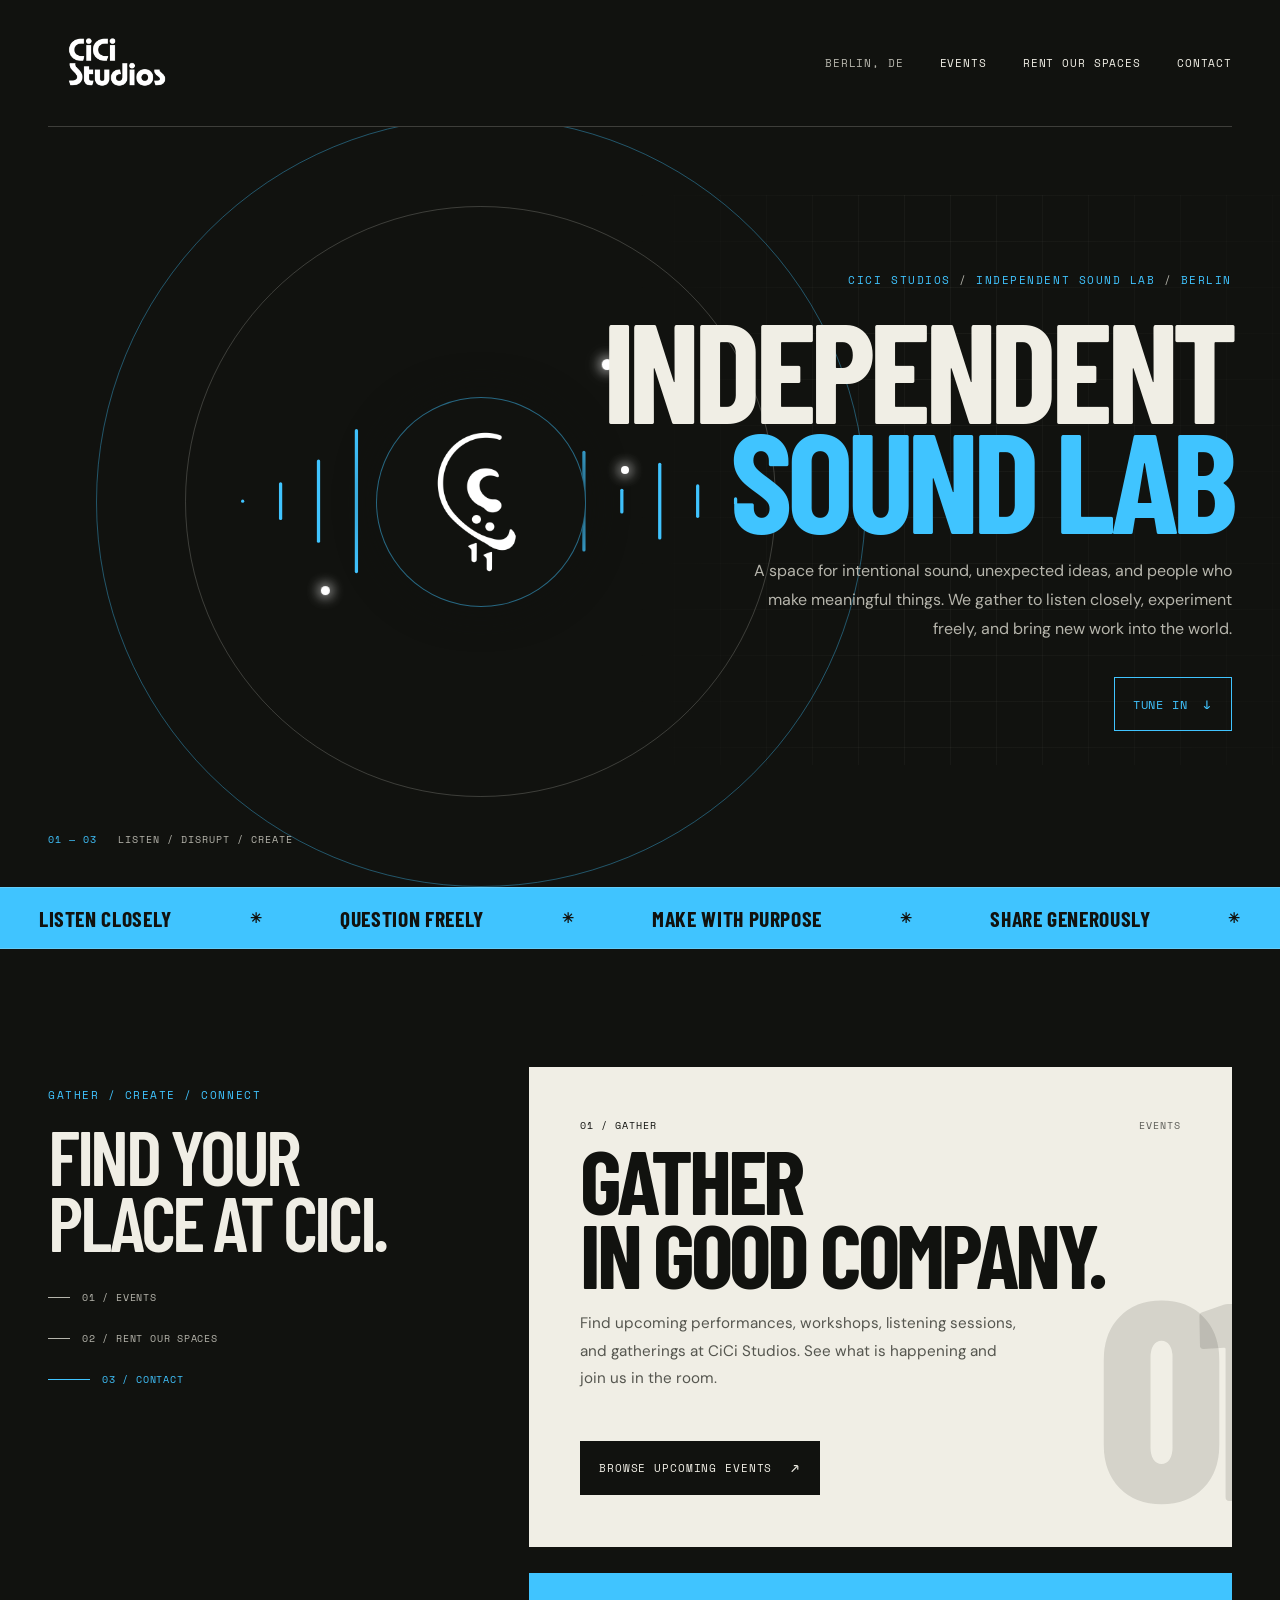
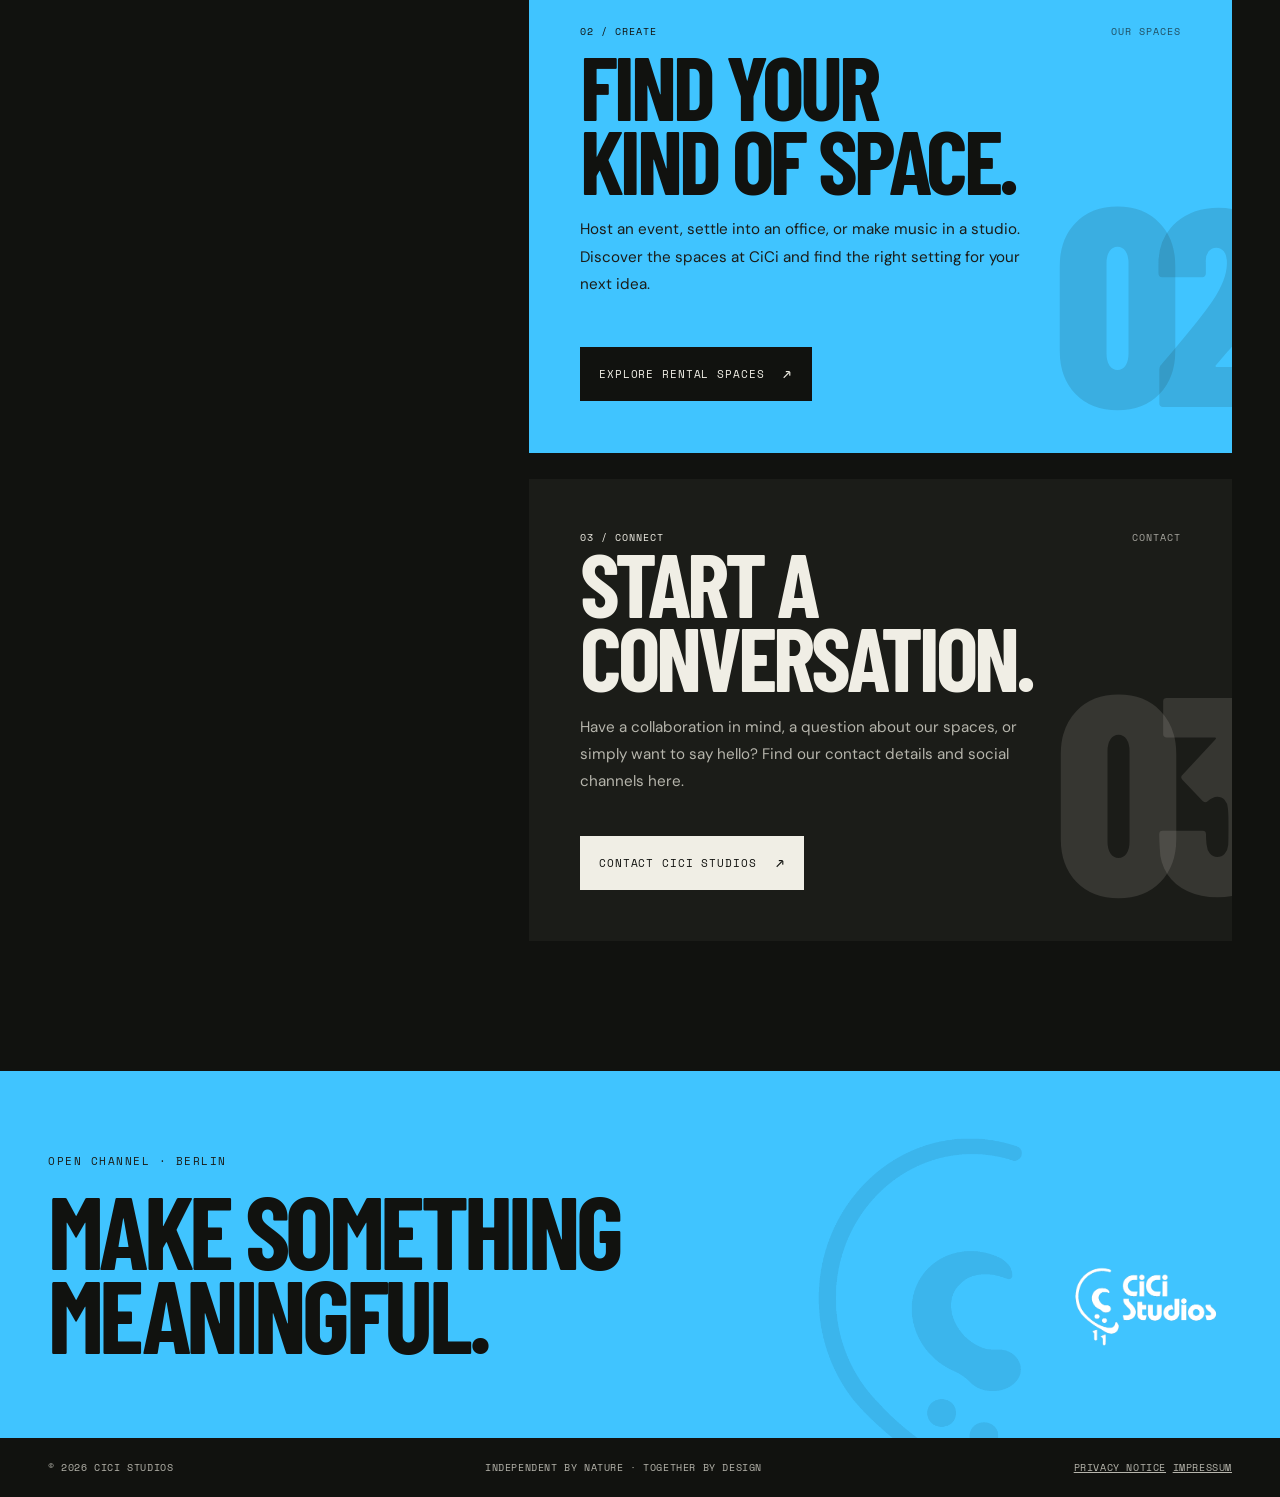
<file: index.html>
<!DOCTYPE html>
<html lang="en">
<head>
  <meta charset="UTF-8">
  <script id="Cookiebot" src="https://consent.cookiebot.com/uc.js" data-cbid="ac678e35-c013-4233-a19e-ff09c1cfdc78" data-blockingmode="auto" type="text/javascript"></script>
  <meta name="viewport" content="width=device-width, initial-scale=1.0">
  <meta name="theme-color" content="#11120f">
  <title>CiCi Studios — Signal / Noise</title>
  <meta name="description" content="A Berlin sound lab for the intentional, the unexpected, and the work that moves with consequence.">
  <meta property="og:title" content="CiCi Studios — Signal / Noise">
  <meta property="og:description" content="A Berlin sound lab where order and cacophony meet.">
  <meta property="og:type" content="website">

  <link rel="preconnect" href="https://fonts.googleapis.com">
  <link rel="preconnect" href="https://fonts.gstatic.com" crossorigin>
  <link href="https://fonts.googleapis.com/css2?family=Barlow+Condensed:wght@500;600;700;800&family=DM+Sans:wght@400;500;600;700&family=Space+Mono:wght@400;700&display=swap" rel="stylesheet">

  <style>
    :root {
      color-scheme: dark;
      --black: #11120f;
      --black-soft: #1b1c18;
      --cream: #f0eee5;
      --cream-muted: #b6b5ac;
      --signal: #ff7043;
      --signal-rgb: 255, 112, 67;
      --line: rgba(240, 238, 229, .2);
      --mono: "Space Mono", monospace;
      --sans: "DM Sans", Arial, sans-serif;
      --display: "Barlow Condensed", Impact, sans-serif;
    }

    * { box-sizing: border-box; }
    html { scroll-behavior: smooth; }
    body {
      margin: 0;
      background: var(--black);
      color: var(--cream);
      font-family: var(--sans);
      -webkit-font-smoothing: antialiased;
    }
    a { color: inherit; }
    a:focus-visible { outline: 2px solid var(--signal); outline-offset: 5px; }
    .skip-link {
      position: absolute;
      top: 12px;
      left: 12px;
      z-index: 10;
      padding: 10px 14px;
      background: var(--signal);
      color: var(--black);
      transform: translateY(-160%);
    }
    .skip-link:focus { transform: translateY(0); }
    main { overflow: clip; }

    .site-header {
      display: flex;
      align-items: center;
      justify-content: space-between;
      gap: 28px;
      width: min(100% - 96px, 1440px);
      margin: 0 auto;
      padding: 24px 0;
      border-bottom: 1px solid var(--line);
    }
    .brand { display: inline-flex; align-items: center; }
    .brand img { display: block; width: 138px; height: auto; }
    .header-meta {
      display: flex;
      align-items: center;
      gap: 36px;
      font-family: var(--mono);
      font-size: .68rem;
      letter-spacing: .08em;
      text-transform: uppercase;
    }
    .header-meta a { text-decoration: none; }
    .header-meta a:hover { color: var(--signal); }
    .location { color: var(--cream-muted); }

    .hero {
      position: relative;
      display: grid;
      grid-template-columns: minmax(0, .85fr) minmax(0, 1.15fr);
      align-items: center;
      gap: 4vw;
      width: min(100% - 96px, 1440px);
      min-height: min(760px, calc(100svh - 88px));
      margin: 0 auto;
      padding: 84px 0 94px;
      isolation: isolate;
    }
    .hero-copy { grid-column: 2; grid-row: 1; }
    .hero::before {
      position: absolute;
      z-index: -1;
      top: 9%;
      right: -15%;
      width: 66%;
      height: 75%;
      background-image: linear-gradient(rgba(240, 238, 229, .045) 1px, transparent 1px),
        linear-gradient(90deg, rgba(240, 238, 229, .045) 1px, transparent 1px);
      background-size: 46px 46px;
      content: "";
      mask-image: linear-gradient(90deg, transparent, #000 38%, transparent);
      -webkit-mask-image: linear-gradient(90deg, transparent, #000 38%, transparent);
      animation: grid-drift 36s linear infinite;
    }
    .hero-copy {
      position: relative;
      z-index: 1;
      text-align: right;
    }
    .eyebrow, .section-kicker {
      margin: 0 0 24px;
      color: var(--signal);
      font-family: var(--mono);
      font-size: .68rem;
      letter-spacing: .14em;
      line-height: 1.6;
      text-transform: uppercase;
    }
    .eyebrow span { color: var(--cream-muted); }
    h1, h2, h3, p { margin-top: 0; }
    h1 {
      max-width: 760px;
      margin-left: auto;
      margin-bottom: 24px;
      font-family: var(--display);
      font-size: clamp(5rem, 11vw, 11rem);
      font-weight: 700;
      letter-spacing: -.045em;
      line-height: .78;
      text-transform: uppercase;
    }
    h1 span { display: block; color: var(--signal); }
    .hero-description {
      max-width: 510px;
      margin-left: auto;
      margin-bottom: 34px;
      color: var(--cream-muted);
      font-size: 1rem;
      line-height: 1.8;
    }
    .hero-link {
      display: inline-flex;
      align-items: center;
      gap: 14px;
      padding: 14px 18px;
      border: 1px solid var(--signal);
      color: var(--signal);
      font-family: var(--mono);
      font-size: .72rem;
      letter-spacing: .08em;
      text-decoration: none;
      text-transform: uppercase;
      transition: background .2s ease, color .2s ease;
    }
    .hero-link:hover { background: var(--signal); color: var(--black); }
    .hero-link span { font-size: 1rem; }

    .signal-art {
      position: relative;
      grid-column: 1;
      grid-row: 1;
      display: grid;
      min-height: 420px;
      place-items: center;
      transform: translateX(clamp(150px, 15vw, 240px));
    }
    .signal-art::before, .signal-art::after {
      position: absolute;
      width: min(60vw, 1020px);
      aspect-ratio: 1;
      border: 1px solid rgba(var(--signal-rgb), .38);
      border-radius: 50%;
      content: "";
      animation: ring-breathe 5s ease-in-out infinite;
    }
    .signal-art::after {
      width: min(46vw, 840px);
      border-color: var(--line);
      animation-delay: -2.5s;
    }
    .signal-art img {
      position: relative;
      z-index: 3;
      display: block;
      width: min(17vw, 210px);
      height: auto;
      padding: 22px;
      border: 1px solid rgba(var(--signal-rgb), .48);
      border-radius: 50%;
      background: var(--black);
      box-shadow: 0 0 38px rgba(17, 18, 15, .9);
      opacity: 1;
    }
    .icon-orbs {
      position: absolute;
      z-index: 4;
      top: 50%;
      left: 50%;
      pointer-events: none;
      opacity: 0;
    }
    .orbit-motion-ready .icon-orbs { opacity: 1; }
    .icon-orbs span {
      position: absolute;
      top: 0;
      left: 0;
      width: var(--orb-size, 10px);
      height: var(--orb-size, 10px);
      border-radius: 50%;
      background: #fff;
      box-shadow: 0 0 12px 3px rgba(255, 255, 255, .58), 0 0 28px rgba(255, 255, 255, .3);
      will-change: transform;
    }
    .waveform {
      position: absolute;
      z-index: 2;
      width: min(42vw, 520px);
      height: auto;
      overflow: visible;
    }
    .waveform line {
      stroke: var(--signal);
      stroke-linecap: round;
      stroke-width: 3;
      transform-box: fill-box;
      transform-origin: center;
      animation: waveform-pulse .9s ease-in-out infinite alternate;
    }
    .waveform line:nth-child(3n) { animation-delay: -.3s; }
    .waveform line:nth-child(3n + 1) { animation-delay: -.6s; }
    .waveform line:nth-child(4n) { animation-duration: 1.2s; }
    .art-note {
      position: absolute;
      left: 0;
      bottom: 3%;
      color: var(--cream-muted);
      font-family: var(--mono);
      font-size: .58rem;
      letter-spacing: .12em;
      text-transform: uppercase;
      writing-mode: vertical-lr;
    }
    .hero-index {
      position: absolute;
      bottom: 30px;
      left: 0;
      color: var(--cream-muted);
      font-family: var(--mono);
      font-size: .62rem;
      letter-spacing: .1em;
      text-transform: uppercase;
    }
    .hero-index strong { color: var(--signal); font-weight: 400; }

    @keyframes waveform-pulse {
      from { transform: scaleY(.35); }
      to { transform: scaleY(1.08); }
    }
    @keyframes ring-breathe {
      0%, 100% { opacity: .48; transform: scale(.96); }
      50% { opacity: 1; transform: scale(1.04); }
    }
    @keyframes grid-drift {
      from { background-position: 0 0, 0 0; }
      to { background-position: 46px 46px, 46px 46px; }
    }

    .ticker {
      overflow: hidden;
      border-top: 1px solid var(--line);
      border-bottom: 1px solid var(--line);
      background: var(--signal);
      color: var(--black);
    }
    .ticker-track {
      display: flex;
      width: max-content;
      animation: ticker-scroll 34s linear infinite;
    }
    .ticker-group {
      display: flex;
      flex: none;
      align-items: center;
      justify-content: space-around;
      gap: 28px;
      min-width: 100vw;
      padding: 17px 14px;
      font-family: var(--display);
      font-size: 1.35rem;
      font-weight: 700;
      letter-spacing: .03em;
      text-transform: uppercase;
    }
    .ticker-group span:nth-child(even) { color: var(--black-soft); }
    .ticker-group i {
      font-family: var(--mono);
      font-size: .85rem;
      font-style: normal;
    }
    @keyframes ticker-scroll {
      to { transform: translateX(-25%); }
    }

    .experience {
      display: grid;
      grid-template-columns: minmax(250px, .7fr) minmax(0, 1.3fr);
      gap: clamp(40px, 8vw, 130px);
      width: min(100% - 96px, 1200px);
      margin: 0 auto;
      padding: 118px 0 130px;
    }
    .experience-aside {
      position: sticky;
      top: 11vh;
      align-self: start;
      padding: 20px 0;
    }
    .experience-aside .section-kicker { margin-bottom: 18px; }
    .experience-aside h2 {
      max-width: 390px;
      margin: 0 0 28px;
      font-family: var(--display);
      font-size: clamp(3.5rem, 6vw, 6.5rem);
      font-weight: 600;
      letter-spacing: -.045em;
      line-height: .86;
      text-transform: uppercase;
    }
    .chapter-nav { display: grid; gap: 10px; max-width: 260px; }
    .chapter-link {
      display: flex;
      align-items: center;
      gap: 12px;
      padding: 8px 0;
      color: var(--cream-muted);
      font-family: var(--mono);
      font-size: .62rem;
      letter-spacing: .08em;
      text-decoration: none;
      text-transform: uppercase;
      transition: color .2s ease;
    }
    .chapter-link::before {
      width: 22px;
      height: 1px;
      background: currentColor;
      content: "";
      transition: width .25s ease, background .25s ease;
    }
    .chapter-link:hover, .chapter-link.is-active { color: var(--signal); }
    .chapter-link.is-active::before { width: 42px; background: var(--signal); }
    .experience-track { display: grid; gap: 26px; }
    .experience-panel {
      position: relative;
      display: flex;
      min-height: 480px;
      flex-direction: column;
      justify-content: space-between;
      overflow: hidden;
      padding: clamp(28px, 4vw, 56px);
      color: var(--black);
      text-decoration: none;
      transition: transform .35s ease, box-shadow .35s ease;
      scroll-margin-top: 12vh;
    }
    .experience-panel:hover, .experience-panel:focus-visible {
      z-index: 1;
      transform: translateY(-8px);
      box-shadow: 0 22px 60px rgba(0, 0, 0, .28);
    }
    .experience-panel:focus-visible { outline: 3px solid var(--cream); outline-offset: 5px; }
    .experience-panel--cream { background: var(--cream); }
    .experience-panel--signal { background: var(--signal); }
    .experience-panel--soft {
      min-height: 410px;
      background: var(--black-soft);
      color: var(--cream);
    }
    .panel-topline {
      display: flex;
      justify-content: space-between;
      gap: 20px;
      font-family: var(--mono);
      font-size: .62rem;
      letter-spacing: .1em;
      text-transform: uppercase;
    }
    .panel-topline span:last-child { opacity: .65; }
    .panel-main { position: relative; z-index: 1; max-width: 590px; }
    .panel-main h3 {
      max-width: 580px;
      margin: 0 0 20px;
      font-family: var(--display);
      font-size: clamp(3.8rem, 7vw, 7.3rem);
      font-weight: 700;
      letter-spacing: -.045em;
      line-height: .83;
      text-transform: uppercase;
    }
    .panel-main p {
      max-width: 440px;
      margin: 0;
      color: #55564f;
      font-size: .95rem;
      line-height: 1.8;
    }
    .experience-panel--signal .panel-main p { color: var(--black-soft); }
    .experience-panel--soft .panel-main p { color: var(--cream-muted); }
    .panel-symbol {
      position: absolute;
      right: -20px;
      bottom: 60px;
      color: rgba(17, 18, 15, .12);
      font-family: var(--display);
      font-size: clamp(10rem, 22vw, 22rem);
      font-weight: 800;
      letter-spacing: -.1em;
      line-height: .7;
      transition: transform .5s cubic-bezier(.2,.8,.2,1), color .35s ease;
      user-select: none;
    }
    .experience-panel--soft .panel-symbol { color: rgba(240, 238, 229, .12); }
    .experience-panel:hover .panel-symbol,
    .experience-panel:focus-within .panel-symbol {
      color: rgba(17, 18, 15, .2);
      transform: rotate(-8deg) scale(1.08);
    }
    .experience-panel--soft:hover .panel-symbol,
    .experience-panel--soft:focus-within .panel-symbol { color: rgba(240, 238, 229, .2); }
    .panel-bottom {
      position: relative;
      z-index: 1;
      display: flex;
      align-items: flex-start;
      gap: 20px;
      margin-top: 40px;
    }
    .panel-cta {
      display: inline-flex;
      align-items: center;
      gap: 18px;
      padding: 14px 18px;
      border: 1px solid var(--black);
      background: var(--black);
      color: var(--cream);
      font-family: var(--mono);
      font-size: .68rem;
      letter-spacing: .08em;
      text-transform: uppercase;
      transition: background .2s ease, color .2s ease, gap .2s ease;
    }
    .panel-cta span { font-size: 1rem; }
    .experience-panel:hover .panel-cta,
    .experience-panel:focus-visible .panel-cta {
      gap: 24px;
      background: transparent;
      color: var(--black);
    }
    .experience-panel--soft .panel-cta {
      border-color: var(--cream);
      background: var(--cream);
      color: var(--black);
    }
    .experience-panel--soft:hover .panel-cta,
    .experience-panel--soft:focus-visible .panel-cta {
      background: transparent;
      color: var(--cream);
    }
    .experience-panel:focus-visible .panel-cta {
      outline: 2px solid currentColor;
      outline-offset: 4px;
    }
    .js-motion [data-reveal] {
      opacity: 0;
      transform: translateY(36px);
      transition: opacity .7s ease, transform .7s cubic-bezier(.2,.8,.2,1);
    }
    .js-motion [data-reveal].is-visible {
      opacity: 1;
      transform: translateY(0);
    }
    .js-motion [data-reveal].is-visible:hover { transform: translateY(-8px); }

    .closing {
      position: relative;
      overflow: hidden;
      padding: 82px 48px;
      background: var(--signal);
      color: var(--black);
    }
    .closing-inner {
      position: relative;
      z-index: 1;
      display: flex;
      align-items: end;
      justify-content: space-between;
      gap: 40px;
      width: min(100%, 1200px);
      margin: 0 auto;
    }
    .closing .section-kicker { margin-bottom: 18px; color: var(--black-soft); }
    .closing h2 {
      max-width: 850px;
      margin: 0;
      font-family: var(--display);
      font-size: clamp(3.8rem, 8vw, 8rem);
      font-weight: 700;
      letter-spacing: -.045em;
      line-height: .82;
      text-transform: uppercase;
    }
    .closing-mark { display: block; width: 170px; height: auto; }
    .closing-watermark {
      position: absolute;
      right: 5%;
      bottom: -180px;
      width: min(42vw, 520px);
      height: auto;
      opacity: .07;
      filter: brightness(0);
    }
    footer {
      display: flex;
      justify-content: space-between;
      gap: 20px;
      width: min(100% - 96px, 1200px);
      margin: 0 auto;
      padding: 22px 0;
      color: var(--cream-muted);
      font-family: var(--mono);
      font-size: .62rem;
      letter-spacing: .06em;
      text-transform: uppercase;
    }
    footer p { margin: 0; }

    @media (max-width: 760px) {
      .site-header, .hero, .experience, footer { width: min(100% - 40px, 600px); }
      .site-header { padding: 20px 0; }
      .brand img { width: 120px; }
      .header-meta { flex-wrap: wrap; justify-content: flex-end; gap: 8px 14px; font-size: .58rem; }
      .hero {
        grid-template-columns: minmax(90px, .55fr) minmax(0, 1fr);
        gap: 18px;
        min-height: auto;
        padding: 92px 0 88px;
      }
      .hero::before { top: 5%; right: -48%; width: 120%; }
      h1 { max-width: 550px; font-size: clamp(2.4rem, 9vw, 4.2rem); line-height: .84; }
      .hero-description { max-width: 430px; font-size: .86rem; line-height: 1.7; }
      .signal-art {
        position: relative;
        top: auto;
        right: auto;
        width: 100%;
        min-height: 200px;
        opacity: .75;
        transform: none;
      }
      .signal-art::before { width: 100%; }
      .signal-art::after { width: 74%; }
      .signal-art img { z-index: 3; width: clamp(72px, 22vw, 120px); padding: 10px; }
      .waveform { width: 118%; }
      .art-note { display: none; }
      .hero-copy { padding-top: 0; }
      .hero-index { bottom: 24px; font-size: .55rem; }
      .ticker-group { gap: 18px; padding: 14px 9px; font-size: 1.12rem; }
      .experience {
        grid-template-columns: 1fr;
        gap: 28px;
        padding: 70px 0 82px;
      }
      .experience-aside { position: relative; top: auto; padding: 0; }
      .experience-aside h2 { max-width: 460px; font-size: clamp(3.5rem, 13vw, 5.5rem); }
      .chapter-nav { display: flex; flex-wrap: wrap; gap: 6px 18px; max-width: none; }
      .chapter-link { font-size: .55rem; }
      .chapter-link::before { width: 12px; }
      .chapter-link.is-active::before { width: 22px; }
      .experience-track { gap: 16px; }
      .experience-panel { min-height: 420px; padding: 26px; scroll-margin-top: 20px; }
      .experience-panel--soft { min-height: 380px; }
      .panel-main h3 { font-size: clamp(3.6rem, 13vw, 5.4rem); }
      .panel-symbol { right: -6px; bottom: 65px; font-size: 13rem; }
      .panel-bottom { margin-top: 30px; }
      .closing { padding: 68px 20px; }
      .closing-inner { display: block; }
      .closing h2 { font-size: clamp(3.7rem, 14vw, 6rem); }
      .closing-mark { width: 135px; margin-top: 38px; }
      .closing-watermark { right: -12%; bottom: -65px; width: 76vw; }
      footer { flex-direction: column; padding: 20px 0; }
    }

    @media (min-width: 761px) and (max-width: 1000px) {
      h1 { font-size: clamp(4rem, 8vw, 6rem); }
      .signal-art { transform: translateX(clamp(70px, 10vw, 100px)); }
    }

    @media (min-width: 761px) and (max-width: 1100px) {
      .signal-art::before { width: min(36vw, 400px); }
      .signal-art::after { width: min(28vw, 300px); }
    }

    @media (max-width: 380px) {
      .header-meta { gap: 10px; }
      .header-meta a { letter-spacing: .02em; }
      .experience-panel { min-height: 390px; padding: 22px; }
    }

    @media (prefers-reduced-motion: reduce) {
      html { scroll-behavior: auto; }
      .js-motion [data-reveal] { opacity: 1; transform: none; }
      *, *::before, *::after {
        animation: none !important;
        transition-duration: .01ms !important;
      }
    }
  </style>
</head>

<body>
  <a class="skip-link" href="#main">Skip to content</a>

  <header class="site-header">
    <a class="brand" href="#top" aria-label="CiCi Studios home">
      <img src="./Cici_Logo_Wordmark_White.png" alt="CiCi Studios">
    </a>
    <nav class="header-meta" aria-label="Main navigation">
      <span class="location">Berlin, DE</span>
      <a href="./events/">Events</a>
      <a href="./rent/">Rent our spaces</a>
      <a href="./contact/">Contact</a>
    </nav>
  </header>

  <main id="main">
    <section class="hero" id="top" aria-labelledby="hero-title">
      <div class="hero-copy">
        <p class="eyebrow">CiCi Studios <span>/</span> Independent sound lab <span>/</span> Berlin</p>
        <h1 id="hero-title">Independent <span>Sound Lab</span></h1>
        <p class="hero-description">
          A space for intentional sound, unexpected ideas, and people who make
          meaningful things. We gather to listen closely, experiment freely,
          and bring new work into the world.
        </p>
        <a class="hero-link" href="#frequency">Tune in <span aria-hidden="true">↓</span></a>
      </div>
      <div class="signal-art" aria-hidden="true">
        <span class="icon-orbs">
          <span></span><span></span>
        </span>
        <img src="./CICI_Logo_Icon_White.png" alt="">
        <svg class="waveform" viewBox="0 0 480 220" fill="none" xmlns="http://www.w3.org/2000/svg">
          <line x1="20" y1="110" x2="20" y2="110"/>
          <line x1="55" y1="94" x2="55" y2="126"/>
          <line x1="90" y1="73" x2="90" y2="147"/>
          <line x1="125" y1="45" x2="125" y2="175"/>
          <line x1="160" y1="78" x2="160" y2="142"/>
          <line x1="195" y1="97" x2="195" y2="123"/>
          <line x1="230" y1="30" x2="230" y2="190"/>
          <line x1="265" y1="56" x2="265" y2="164"/>
          <line x1="300" y1="85" x2="300" y2="135"/>
          <line x1="335" y1="65" x2="335" y2="155"/>
          <line x1="370" y1="100" x2="370" y2="120"/>
          <line x1="405" y1="76" x2="405" y2="144"/>
          <line x1="440" y1="96" x2="440" y2="124"/>
          <line x1="475" y1="108" x2="475" y2="112"/>
        </svg>
      </div>
      <p class="hero-index"><strong>01 — 03</strong> &nbsp; Listen / Disrupt / Create</p>
    </section>

    <div class="ticker" aria-label="Listen closely, question freely, make with purpose, share generously">
      <div class="ticker-track" aria-hidden="true">
        <div class="ticker-group">
          <span>Listen closely</span><i>✳</i><span>Question freely</span><i>✳</i>
          <span>Make with purpose</span><i>✳</i><span>Share generously</span><i>✳</i>
        </div>
        <div class="ticker-group">
          <span>Listen closely</span><i>✳</i><span>Question freely</span><i>✳</i>
          <span>Make with purpose</span><i>✳</i><span>Share generously</span><i>✳</i>
        </div>
        <div class="ticker-group">
          <span>Listen closely</span><i>✳</i><span>Question freely</span><i>✳</i>
          <span>Make with purpose</span><i>✳</i><span>Share generously</span><i>✳</i>
        </div>
        <div class="ticker-group">
          <span>Listen closely</span><i>✳</i><span>Question freely</span><i>✳</i>
          <span>Make with purpose</span><i>✳</i><span>Share generously</span><i>✳</i>
        </div>
      </div>
    </div>

    <section class="experience" id="frequency" aria-labelledby="experience-title">
      <aside class="experience-aside">
        <p class="section-kicker">Gather / Create / Connect</p>
        <h2 id="experience-title">Find your<br>place at CiCi.</h2>
        <nav class="chapter-nav" aria-label="Explore CiCi Studios">
          <a class="chapter-link is-active" href="#chapter-events" data-chapter-link>01 / Events</a>
          <a class="chapter-link" href="#chapter-rent" data-chapter-link>02 / Rent our spaces</a>
          <a class="chapter-link" href="#chapter-contact" data-chapter-link>03 / Contact</a>
        </nav>
      </aside>

      <div class="experience-track">
        <a class="experience-panel experience-panel--cream" id="chapter-events" href="./events/" data-chapter data-reveal aria-labelledby="events-card-title" aria-describedby="events-card-description events-card-cta">
          <div class="panel-topline"><span>01 / Gather</span><span>Events</span></div>
          <div class="panel-main">
            <h3 id="events-card-title">Gather<br>in good company.</h3>
            <p id="events-card-description">
              Find upcoming performances, workshops, listening sessions, and
              gatherings at CiCi Studios. See what is happening and join us in the room.
            </p>
          </div>
          <span class="panel-symbol" aria-hidden="true">01</span>
          <div class="panel-bottom">
            <span class="panel-cta" id="events-card-cta">Browse upcoming events <span aria-hidden="true">↗</span></span>
          </div>
        </a>

        <a class="experience-panel experience-panel--signal" id="chapter-rent" href="./rent/" data-chapter data-reveal aria-labelledby="rent-card-title" aria-describedby="rent-card-description rent-card-cta">
          <div class="panel-topline"><span>02 / Create</span><span>Our spaces</span></div>
          <div class="panel-main">
            <h3 id="rent-card-title">Find your<br>kind of space.</h3>
            <p id="rent-card-description">
              Host an event, settle into an office, or make music in a studio.
              Discover the spaces at CiCi and find the right setting for your next idea.
            </p>
          </div>
          <span class="panel-symbol" aria-hidden="true">02</span>
          <div class="panel-bottom">
            <span class="panel-cta" id="rent-card-cta">Explore rental spaces <span aria-hidden="true">↗</span></span>
          </div>
        </a>

        <a class="experience-panel experience-panel--soft" id="chapter-contact" href="./contact/" data-chapter data-reveal aria-labelledby="contact-card-title" aria-describedby="contact-card-description contact-card-cta">
          <div class="panel-topline"><span>03 / Connect</span><span>Contact</span></div>
          <div class="panel-main">
            <h3 id="contact-card-title">Start a<br>conversation.</h3>
            <p id="contact-card-description">
              Have a collaboration in mind, a question about our spaces, or simply
              want to say hello? Find our contact details and social channels here.
            </p>
          </div>
          <span class="panel-symbol" aria-hidden="true">03</span>
          <div class="panel-bottom">
            <span class="panel-cta" id="contact-card-cta">Contact CiCi Studios <span aria-hidden="true">↗</span></span>
          </div>
        </a>
      </div>
    </section>

    <section class="closing" aria-labelledby="closing-title">
      <img class="closing-watermark" src="./CICI_Logo_Icon_White.png" alt="" aria-hidden="true">
      <div class="closing-inner">
        <div>
          <p class="section-kicker">Open channel · Berlin</p>
          <h2 id="closing-title">Make something<br>meaningful.</h2>
        </div>
        <img class="closing-mark" src="./CICI_Logo_Combination_White.png" alt="CiCi Studios">
      </div>
    </section>
  </main>

  <footer>
    <p>© 2026 CiCi Studios</p>
    <p>Independent by nature · Together by design</p>
    <nav class="footer-legal" aria-label="Legal information">
      <a href="./privacy/">Privacy notice</a>
      <a href="./impressum/">Impressum</a>
    </nav>
  </footer>
  <script src="./assets/js/signal-color.js"></script>
  <script src="./assets/js/icon-orbs.js"></script>
  <script src="./assets/js/cookiebot-meta-pixel.js"></script>
  <script>
    const motionPreference = window.matchMedia("(prefers-reduced-motion: reduce)");
    const chapterPanels = document.querySelectorAll("[data-chapter]");
    const chapterLinks = document.querySelectorAll("[data-chapter-link]");
    if (!motionPreference.matches && "IntersectionObserver" in window) {
      document.documentElement.classList.add("js-motion");

      const revealObserver = new IntersectionObserver((entries, observer) => {
        entries.forEach((entry) => {
          if (entry.isIntersecting) {
            entry.target.classList.add("is-visible");
            observer.unobserve(entry.target);
          }
        });
      }, { threshold: 0.12 });

      document.querySelectorAll("[data-reveal]").forEach((element) => {
        revealObserver.observe(element);
      });

      const chapterObserver = new IntersectionObserver((entries) => {
        entries.forEach((entry) => {
          if (!entry.isIntersecting) return;
          const chapterIndex = Array.from(chapterPanels).indexOf(entry.target);
          chapterLinks.forEach((link, index) => {
            link.classList.toggle("is-active", index === chapterIndex);
          });
        });
      }, { rootMargin: "-38% 0px -48% 0px" });

      chapterPanels.forEach((panel) => chapterObserver.observe(panel));
    }

    motionPreference.addEventListener("change", (event) => {
      if (event.matches) document.documentElement.classList.remove("js-motion");
    });
  </script>
</body>
</html>
</file>
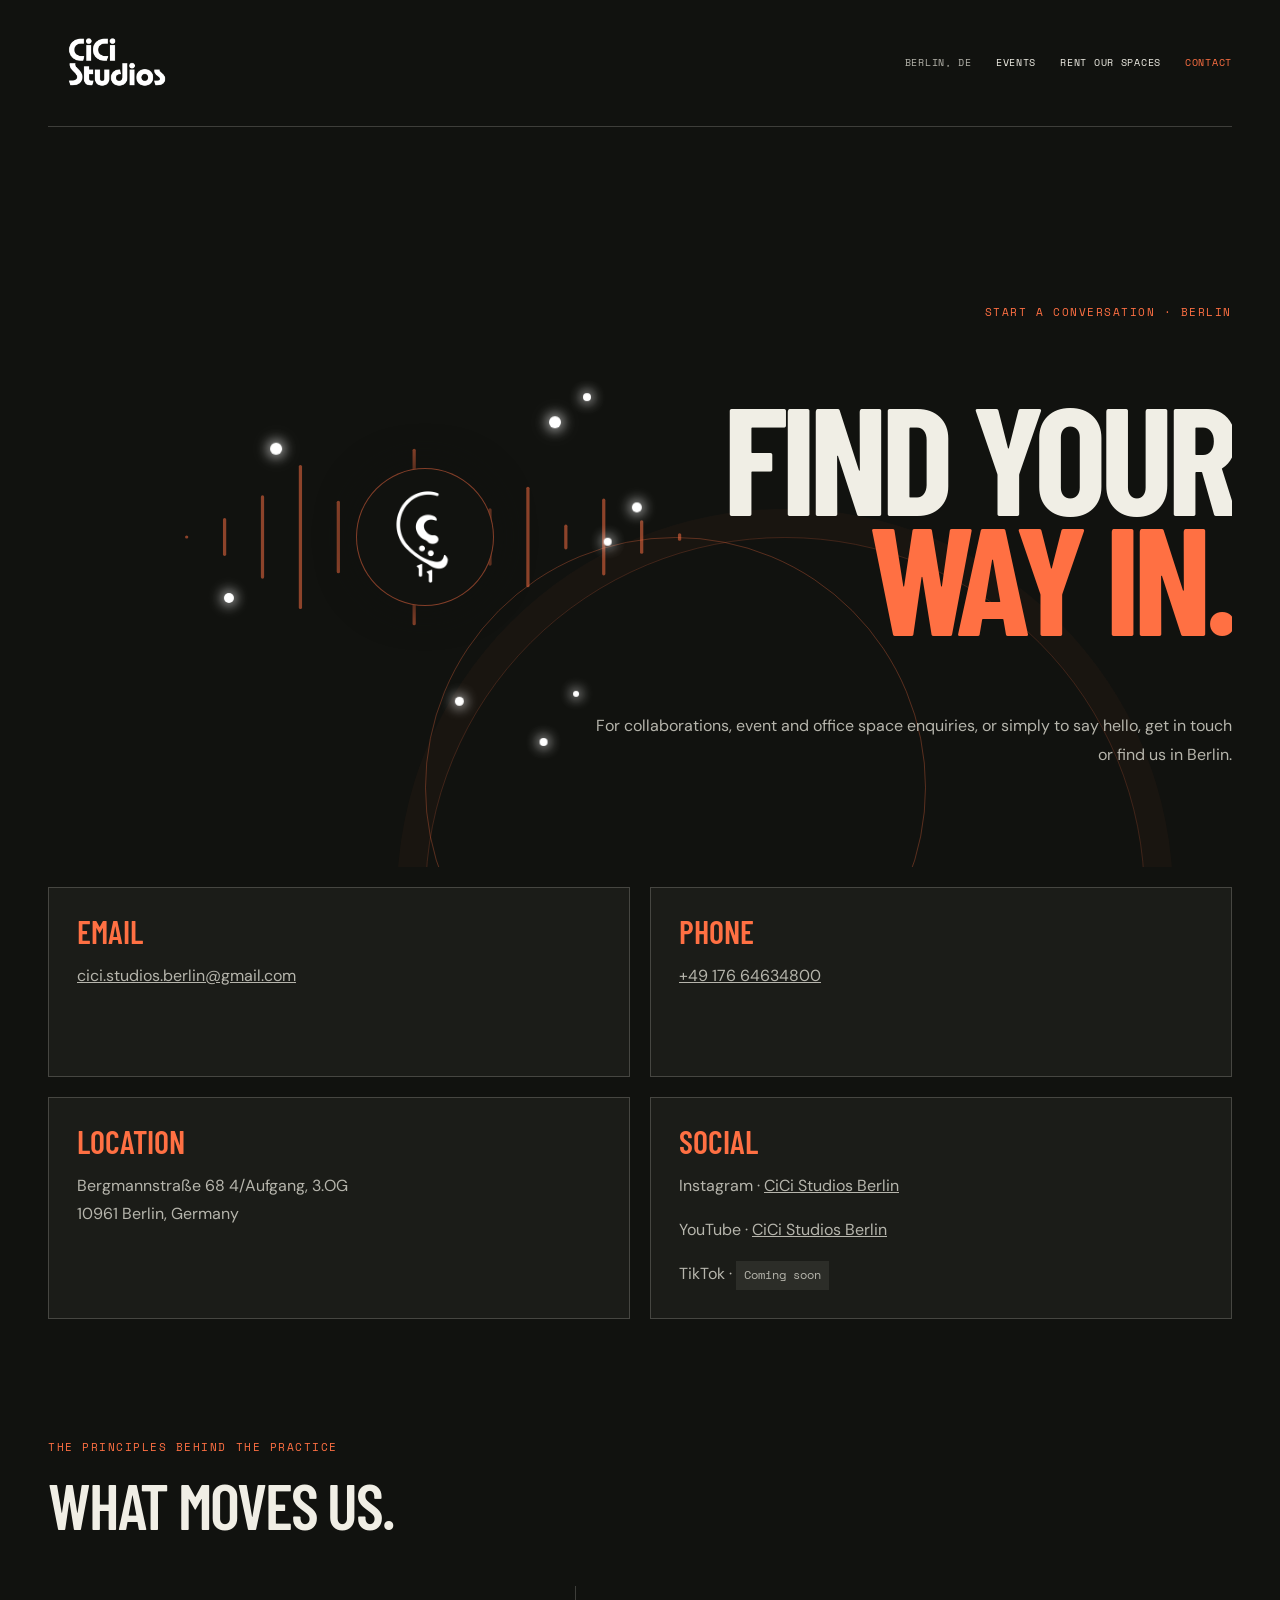
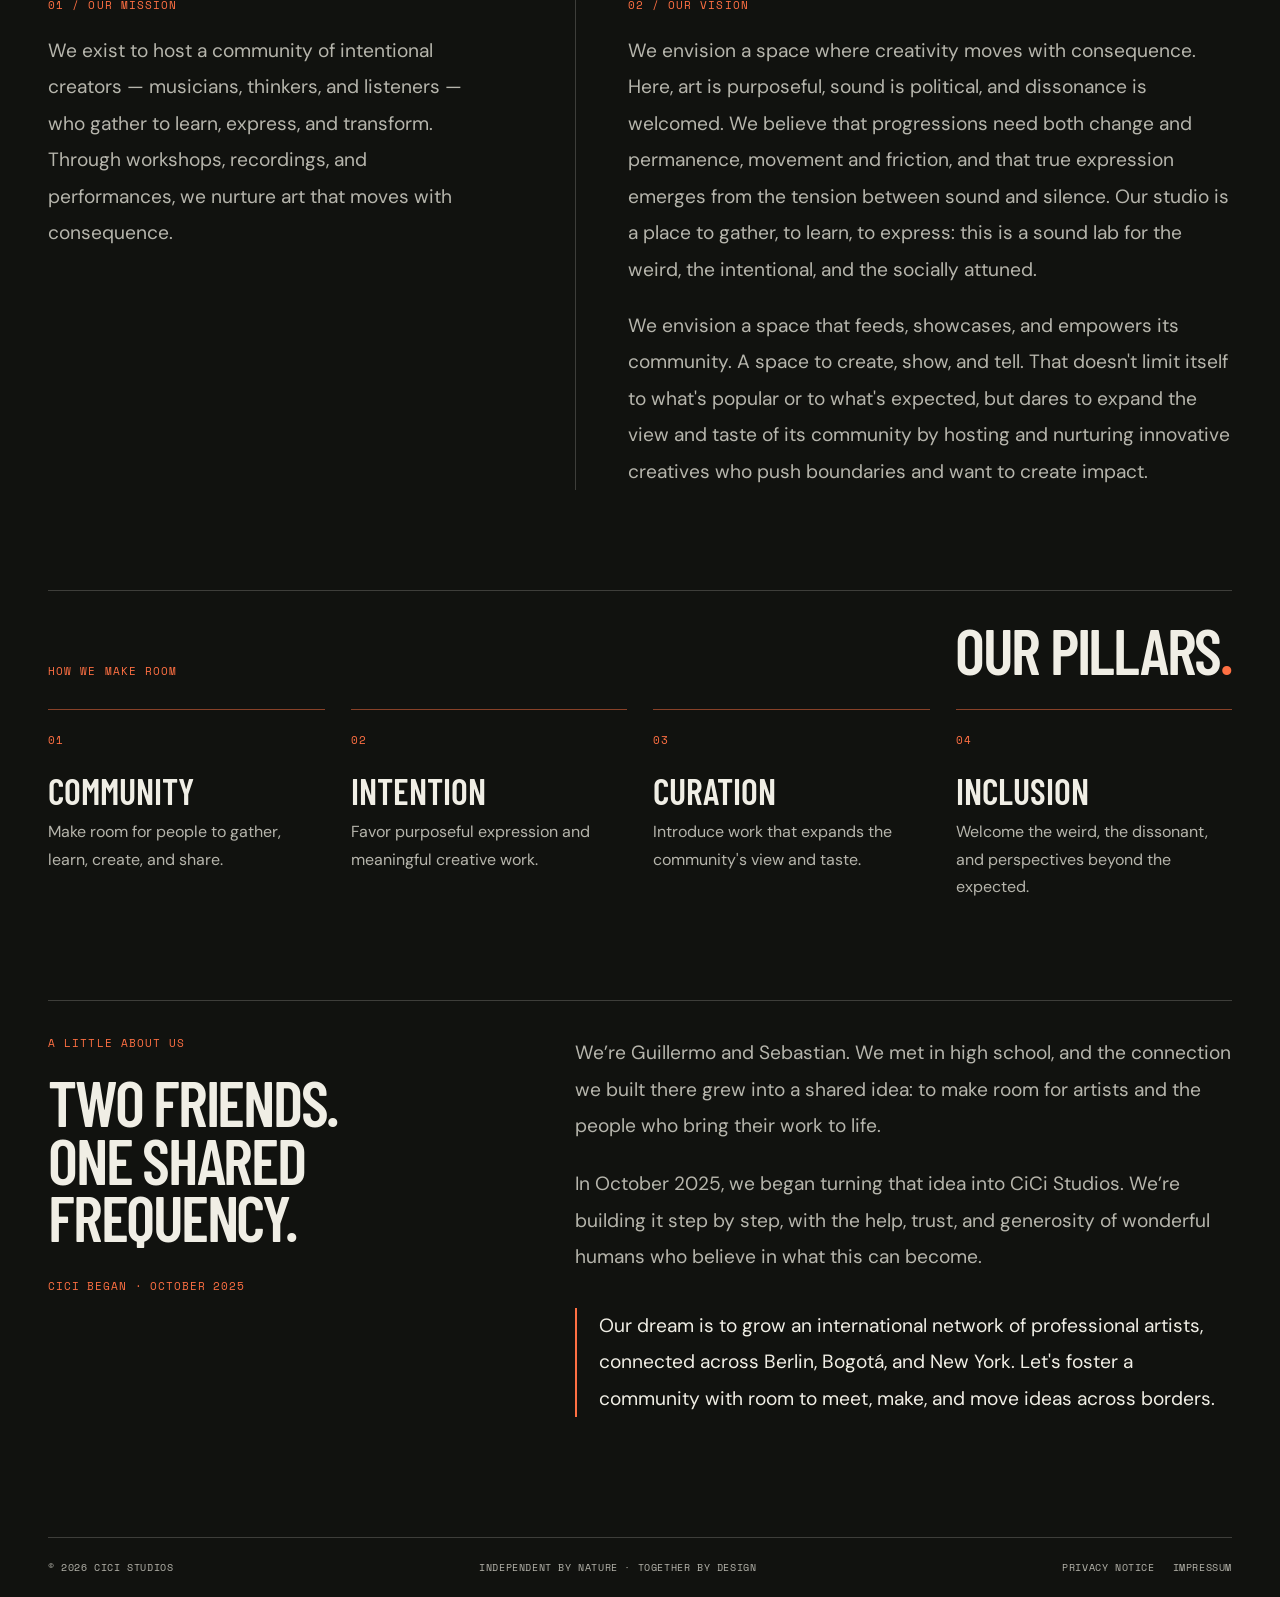
<file: contact/index.html>
<!DOCTYPE html>
<html lang="en">
<head>
  <meta charset="UTF-8">
  <script id="Cookiebot" src="https://consent.cookiebot.com/uc.js" data-cbid="ac678e35-c013-4233-a19e-ff09c1cfdc78" data-blockingmode="auto" type="text/javascript"></script>
  <meta name="viewport" content="width=device-width, initial-scale=1.0">
  <meta name="theme-color" content="#11120f">
  <title>Contact — CiCi Studios</title>
  <meta name="description" content="Contact CiCi Studios in Berlin. Social media, phone, address, and email details coming soon.">
  <link rel="preconnect" href="https://fonts.googleapis.com">
  <link rel="preconnect" href="https://fonts.gstatic.com" crossorigin>
  <link href="https://fonts.googleapis.com/css2?family=Barlow+Condensed:wght@500;600;700;800&family=DM+Sans:wght@400;500;600;700&family=Space+Mono:wght@400;700&display=swap" rel="stylesheet">
  <link rel="stylesheet" href="../assets/css/site-pages.css">
</head>
<body>
  <a class="skip-link" href="#main">Skip to content</a>
  <header class="site-header">
    <a class="brand" href="../index.html" aria-label="CiCi Studios home">
      <img src="../Cici_Logo_Wordmark_White.png" alt="CiCi Studios">
    </a>
    <nav class="header-meta" aria-label="Main navigation">
      <span class="location">Berlin, DE</span>
      <a href="../events/">Events</a>
      <a href="../rent/">Rent our spaces</a>
      <a href="../contact/" aria-current="page">Contact</a>
    </nav>
  </header>
  <main id="main">
    <section class="page-hero" aria-labelledby="page-title">
      <div class="page-orbit-art" aria-hidden="true">
        <svg class="page-waveform" viewBox="0 0 480 220" fill="none" xmlns="http://www.w3.org/2000/svg" focusable="false">
        <line x1="20" y1="110" x2="20" y2="110"/>
        <line x1="55" y1="94" x2="55" y2="126"/>
        <line x1="90" y1="73" x2="90" y2="147"/>
        <line x1="125" y1="45" x2="125" y2="175"/>
        <line x1="160" y1="78" x2="160" y2="142"/>
        <line x1="195" y1="97" x2="195" y2="123"/>
        <line x1="230" y1="30" x2="230" y2="190"/>
        <line x1="265" y1="56" x2="265" y2="164"/>
        <line x1="300" y1="85" x2="300" y2="135"/>
        <line x1="335" y1="65" x2="335" y2="155"/>
        <line x1="370" y1="100" x2="370" y2="120"/>
        <line x1="405" y1="76" x2="405" y2="144"/>
        <line x1="440" y1="96" x2="440" y2="124"/>
        <line x1="475" y1="108" x2="475" y2="112"/>
        </svg>
        <span class="icon-orbs">
          <span></span><span></span>
        </span>
        <img class="page-orbit-icon" src="../CICI_Logo_Icon_White.png" alt="">
      </div>
      <p class="page-kicker">Start a conversation · Berlin</p>
      <h1 class="page-title" id="page-title">Find your <span>way in.</span></h1>
      <p class="page-intro">For collaborations, event and office space enquiries, or simply to say hello, get in touch or find us in Berlin.</p>
    </section>
    <section class="content-section" aria-label="Contact details">
      <div class="contact-grid">
        <article class="info-card">
          <h2>Email</h2>
          <p><a href="mailto:cici.studios.berlin@gmail.com">cici.studios.berlin@gmail.com</a></p>
        </article>
        <article class="info-card">
          <h2>Phone</h2>
          <p><a href="tel:+4917664634800">+49 176 64634800</a></p>
        </article>
        <article class="info-card">
          <h2>Location</h2>
          <p>Bergmannstraße 68 4/Aufgang, 3.OG<br>10961 Berlin, Germany</p>
        </article>
        <article class="info-card">
          <h2>Social</h2>
          <p>Instagram · <a href="https://www.instagram.com/cicistudiosberlin/" target="_blank" rel="noopener noreferrer">CiCi Studios Berlin</a></p>
          <p>YouTube · <a href="https://www.youtube.com/@CiCiStudiosBerlin" target="_blank" rel="noopener noreferrer">CiCi Studios Berlin</a></p>
          <p>TikTok · <span class="placeholder">Coming soon</span></p>
        </article>
      </div>
    </section>
    <section class="content-section ethos-section" aria-labelledby="mission-vision-title">
      <p class="page-kicker">The principles behind the practice</p>
      <h2 class="section-heading" id="mission-vision-title">What moves us.</h2>
      <div class="ethos-copy-grid">
        <article class="ethos-copy ethos-copy--mission">
          <p class="ethos-label">01 / Our mission</p>
          <p>We exist to host a community of intentional creators — musicians, thinkers, and listeners — who gather to learn, express, and transform. Through workshops, recordings, and performances, we nurture art that moves with consequence.</p>
        </article>
        <article class="ethos-copy ethos-copy--vision">
          <p class="ethos-label">02 / Our vision</p>
          <p>We envision a space where creativity moves with consequence. Here, art is purposeful, sound is political, and dissonance is welcomed. We believe that progressions need both change and permanence, movement and friction, and that true expression emerges from the tension between sound and silence. Our studio is a place to gather, to learn, to express: this is a sound lab for the weird, the intentional, and the socially attuned.</p>
          <p>We envision a space that feeds, showcases, and empowers its community. A space to create, show, and tell. That doesn't limit itself to what's popular or to what's expected, but dares to expand the view and taste of its community by hosting and nurturing innovative creatives who push boundaries and want to create impact.</p>
        </article>
      </div>
      <div class="pillars-block" aria-labelledby="pillars-title">
        <div class="pillars-heading">
          <p class="ethos-label">How we make room</p>
          <h3 id="pillars-title">Our pillars<span aria-hidden="true">.</span></h3>
        </div>
        <ol class="pillars-list">
          <li>
            <span class="pillar-number" aria-hidden="true">01</span>
            <h4>Community</h4>
            <p>Make room for people to gather, learn, create, and share.</p>
          </li>
          <li>
            <span class="pillar-number" aria-hidden="true">02</span>
            <h4>Intention</h4>
            <p>Favor purposeful expression and meaningful creative work.</p>
          </li>
          <li>
            <span class="pillar-number" aria-hidden="true">03</span>
            <h4>Curation</h4>
            <p>Introduce work that expands the community's view and taste.</p>
          </li>
          <li>
            <span class="pillar-number" aria-hidden="true">04</span>
            <h4>Inclusion</h4>
            <p>Welcome the weird, the dissonant, and perspectives beyond the expected.</p>
          </li>
        </ol>
      </div>
      <section class="about-block" aria-labelledby="about-title">
        <div class="about-heading">
          <p class="ethos-label">A little about us</p>
          <h3 id="about-title">Two friends.<br>One shared frequency.</h3>
          <p class="about-date">CiCi began · October 2025</p>
        </div>
        <div class="about-copy">
          <p>We’re Guillermo and Sebastian. We met in high school, and the connection we built there grew into a shared idea: to make room for artists and the people who bring their work to life.</p>
          <p>In October 2025, we began turning that idea into CiCi Studios. We’re building it step by step, with the help, trust, and generosity of wonderful humans who believe in what this can become.</p>
          <p class="about-dream">Our dream is to grow an international network of professional artists, connected across Berlin, Bogotá, and New York. Let's foster a community with room to meet, make, and move ideas across borders.</p>
        </div>
      </section>
    </section>
  </main>
  <footer>
    <p>© 2026 CiCi Studios</p>
    <p>Independent by nature · Together by design</p>
    <nav class="footer-legal" aria-label="Legal information">
      <a href="../privacy/">Privacy notice</a>
      <a href="../impressum/">Impressum</a>
    </nav>
  </footer>
  <script src="../assets/js/signal-color.js"></script>
  <script src="../assets/js/icon-orbs.js"></script>
  <script src="../assets/js/cookiebot-meta-pixel.js"></script>
</body>
</html>
</file>
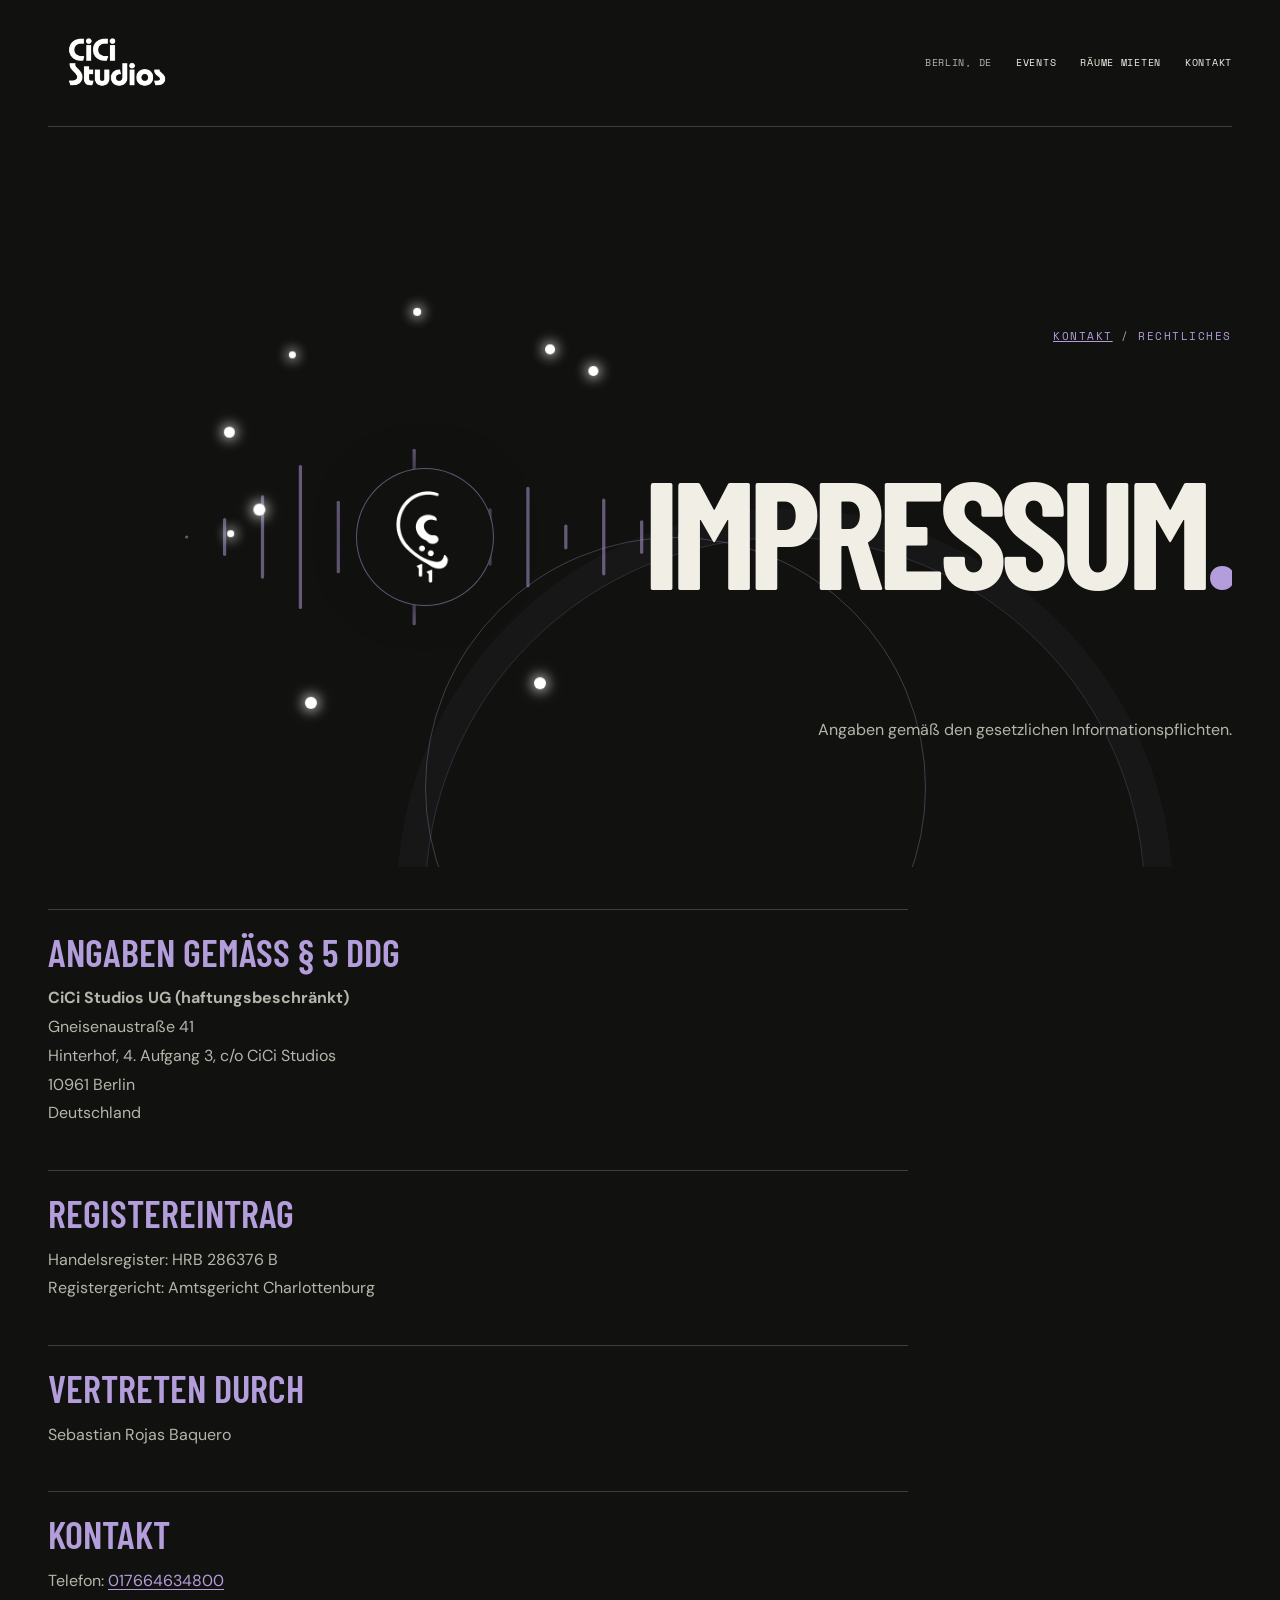
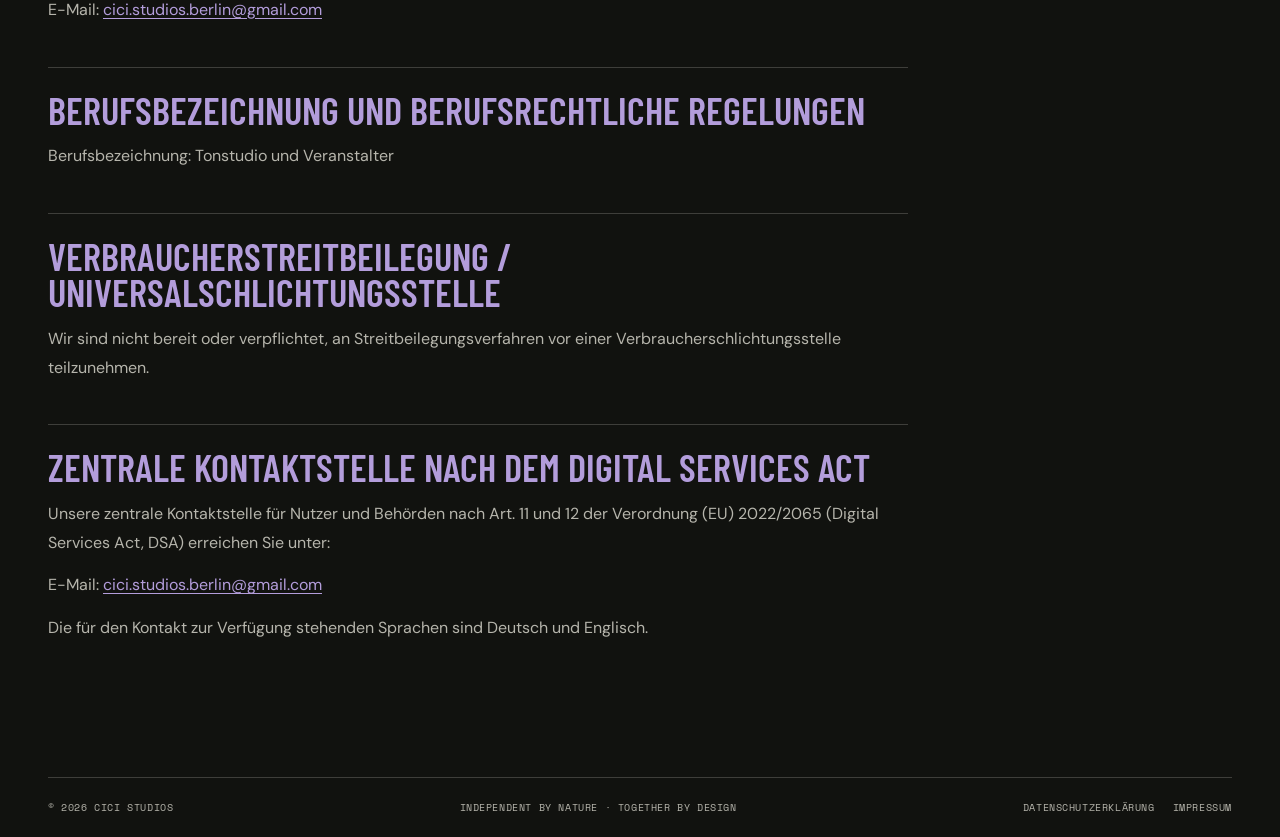
<file: impressum/index.html>
<!DOCTYPE html>
<html lang="de">
<head>
  <meta charset="UTF-8">
  <script id="Cookiebot" src="https://consent.cookiebot.com/uc.js" data-cbid="ac678e35-c013-4233-a19e-ff09c1cfdc78" data-blockingmode="auto" type="text/javascript"></script>
  <meta name="viewport" content="width=device-width, initial-scale=1.0">
  <meta name="theme-color" content="#11120f">
  <title>Impressum — CiCi Studios</title>
  <meta name="description" content="Impressum und Anbieterkennzeichnung der CiCi Studios UG (haftungsbeschränkt), Berlin.">
  <link rel="preconnect" href="https://fonts.googleapis.com">
  <link rel="preconnect" href="https://fonts.gstatic.com" crossorigin>
  <link href="https://fonts.googleapis.com/css2?family=Barlow+Condensed:wght@500;600;700;800&family=DM+Sans:wght@400;500;600;700&family=Space+Mono:wght@400;700&display=swap" rel="stylesheet">
  <link rel="stylesheet" href="../assets/css/site-pages.css">
</head>
<body>
  <a class="skip-link" href="#main">Zum Inhalt springen</a>
  <header class="site-header">
    <a class="brand" href="../index.html" aria-label="CiCi Studios Startseite">
      <img src="../Cici_Logo_Wordmark_White.png" alt="CiCi Studios">
    </a>
    <nav class="header-meta" aria-label="Hauptnavigation">
      <span class="location">Berlin, DE</span>
      <a href="../events/">Events</a>
      <a href="../rent/">Räume mieten</a>
      <a href="../contact/">Kontakt</a>
    </nav>
  </header>
  <main id="main">
    <section class="page-hero" aria-labelledby="page-title">
      <div class="page-orbit-art" aria-hidden="true">
        <svg class="page-waveform" viewBox="0 0 480 220" fill="none" xmlns="http://www.w3.org/2000/svg" focusable="false">
          <line x1="20" y1="110" x2="20" y2="110"/>
          <line x1="55" y1="94" x2="55" y2="126"/>
          <line x1="90" y1="73" x2="90" y2="147"/>
          <line x1="125" y1="45" x2="125" y2="175"/>
          <line x1="160" y1="78" x2="160" y2="142"/>
          <line x1="195" y1="97" x2="195" y2="123"/>
          <line x1="230" y1="30" x2="230" y2="190"/>
          <line x1="265" y1="56" x2="265" y2="164"/>
          <line x1="300" y1="85" x2="300" y2="135"/>
          <line x1="335" y1="65" x2="335" y2="155"/>
          <line x1="370" y1="100" x2="370" y2="120"/>
          <line x1="405" y1="76" x2="405" y2="144"/>
          <line x1="440" y1="96" x2="440" y2="124"/>
          <line x1="475" y1="108" x2="475" y2="112"/>
        </svg>
        <span class="icon-orbs"><span></span><span></span></span>
        <img class="page-orbit-icon" src="../CICI_Logo_Icon_White.png" alt="">
      </div>
      <p class="page-kicker"><a href="../contact/">Kontakt</a> / Rechtliches</p>
      <h1 class="page-title" id="page-title">Impressum<span>.</span></h1>
      <p class="page-intro">Angaben gemäß den gesetzlichen Informationspflichten.</p>
    </section>
    <section class="content-section privacy-content" aria-label="Angaben zum Unternehmen">
      <section aria-labelledby="provider-title">
        <h2 id="provider-title">Angaben gemäß § 5 DDG</h2>
        <p><strong>CiCi Studios UG (haftungsbeschränkt)</strong><br>
          Gneisenaustraße 41<br>
          Hinterhof, 4. Aufgang 3, c/o CiCi Studios<br>
          10961 Berlin<br>
          Deutschland</p>
      </section>

      <section aria-labelledby="register-title">
        <h2 id="register-title">Registereintrag</h2>
        <p>Handelsregister: HRB 286376 B<br>
          Registergericht: Amtsgericht Charlottenburg</p>
      </section>

      <section aria-labelledby="represented-title">
        <h2 id="represented-title">Vertreten durch</h2>
        <p>Sebastian Rojas Baquero</p>
      </section>

      <section aria-labelledby="contact-title">
        <h2 id="contact-title">Kontakt</h2>
        <p>Telefon: <a href="tel:+4917664634800">017664634800</a><br>
          E-Mail: <a href="mailto:cici.studios.berlin@gmail.com">cici.studios.berlin@gmail.com</a></p>
      </section>

      <section aria-labelledby="profession-title">
        <h2 id="profession-title">Berufsbezeichnung und berufsrechtliche Regelungen</h2>
        <p>Berufsbezeichnung: Tonstudio und Veranstalter</p>
      </section>

      <section aria-labelledby="dispute-title">
        <h2 id="dispute-title">Verbraucherstreitbeilegung / Universalschlichtungsstelle</h2>
        <p>Wir sind nicht bereit oder verpflichtet, an Streitbeilegungsverfahren vor einer Verbraucherschlichtungsstelle teilzunehmen.</p>
      </section>

      <section aria-labelledby="dsa-title">
        <h2 id="dsa-title">Zentrale Kontaktstelle nach dem Digital Services Act</h2>
        <p>Unsere zentrale Kontaktstelle für Nutzer und Behörden nach Art. 11 und 12 der Verordnung (EU) 2022/2065 (Digital Services Act, DSA) erreichen Sie unter:</p>
        <p>E-Mail: <a href="mailto:cici.studios.berlin@gmail.com">cici.studios.berlin@gmail.com</a></p>
        <p>Die für den Kontakt zur Verfügung stehenden Sprachen sind Deutsch und Englisch.</p>
      </section>
    </section>
  </main>
  <footer>
    <p>© 2026 CiCi Studios</p>
    <p>Independent by nature · Together by design</p>
    <nav class="footer-legal" aria-label="Rechtliche Informationen">
      <a href="../privacy/">Datenschutzerklärung</a>
      <a href="./" aria-current="page">Impressum</a>
    </nav>
  </footer>
  <script src="../assets/js/signal-color.js"></script>
  <script src="../assets/js/icon-orbs.js"></script>
  <script src="../assets/js/cookiebot-meta-pixel.js"></script>
</body>
</html>
</file>
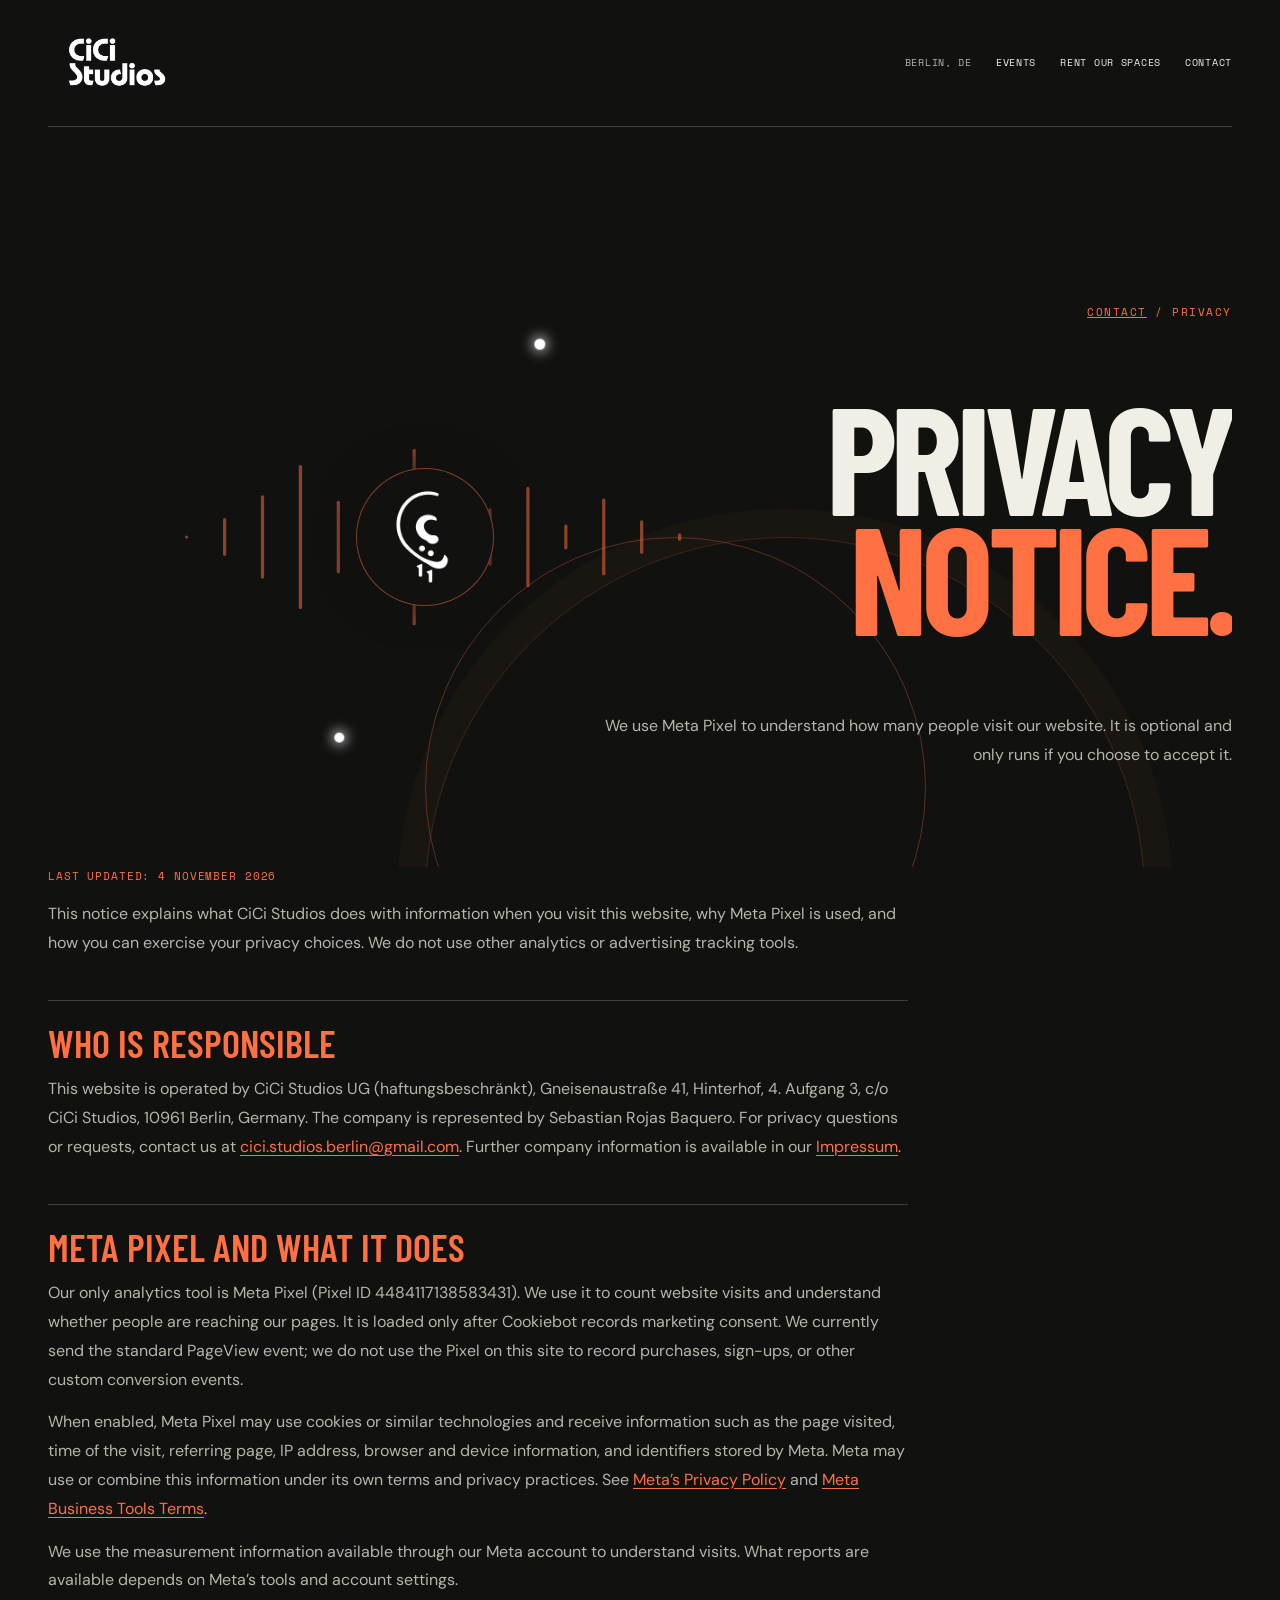
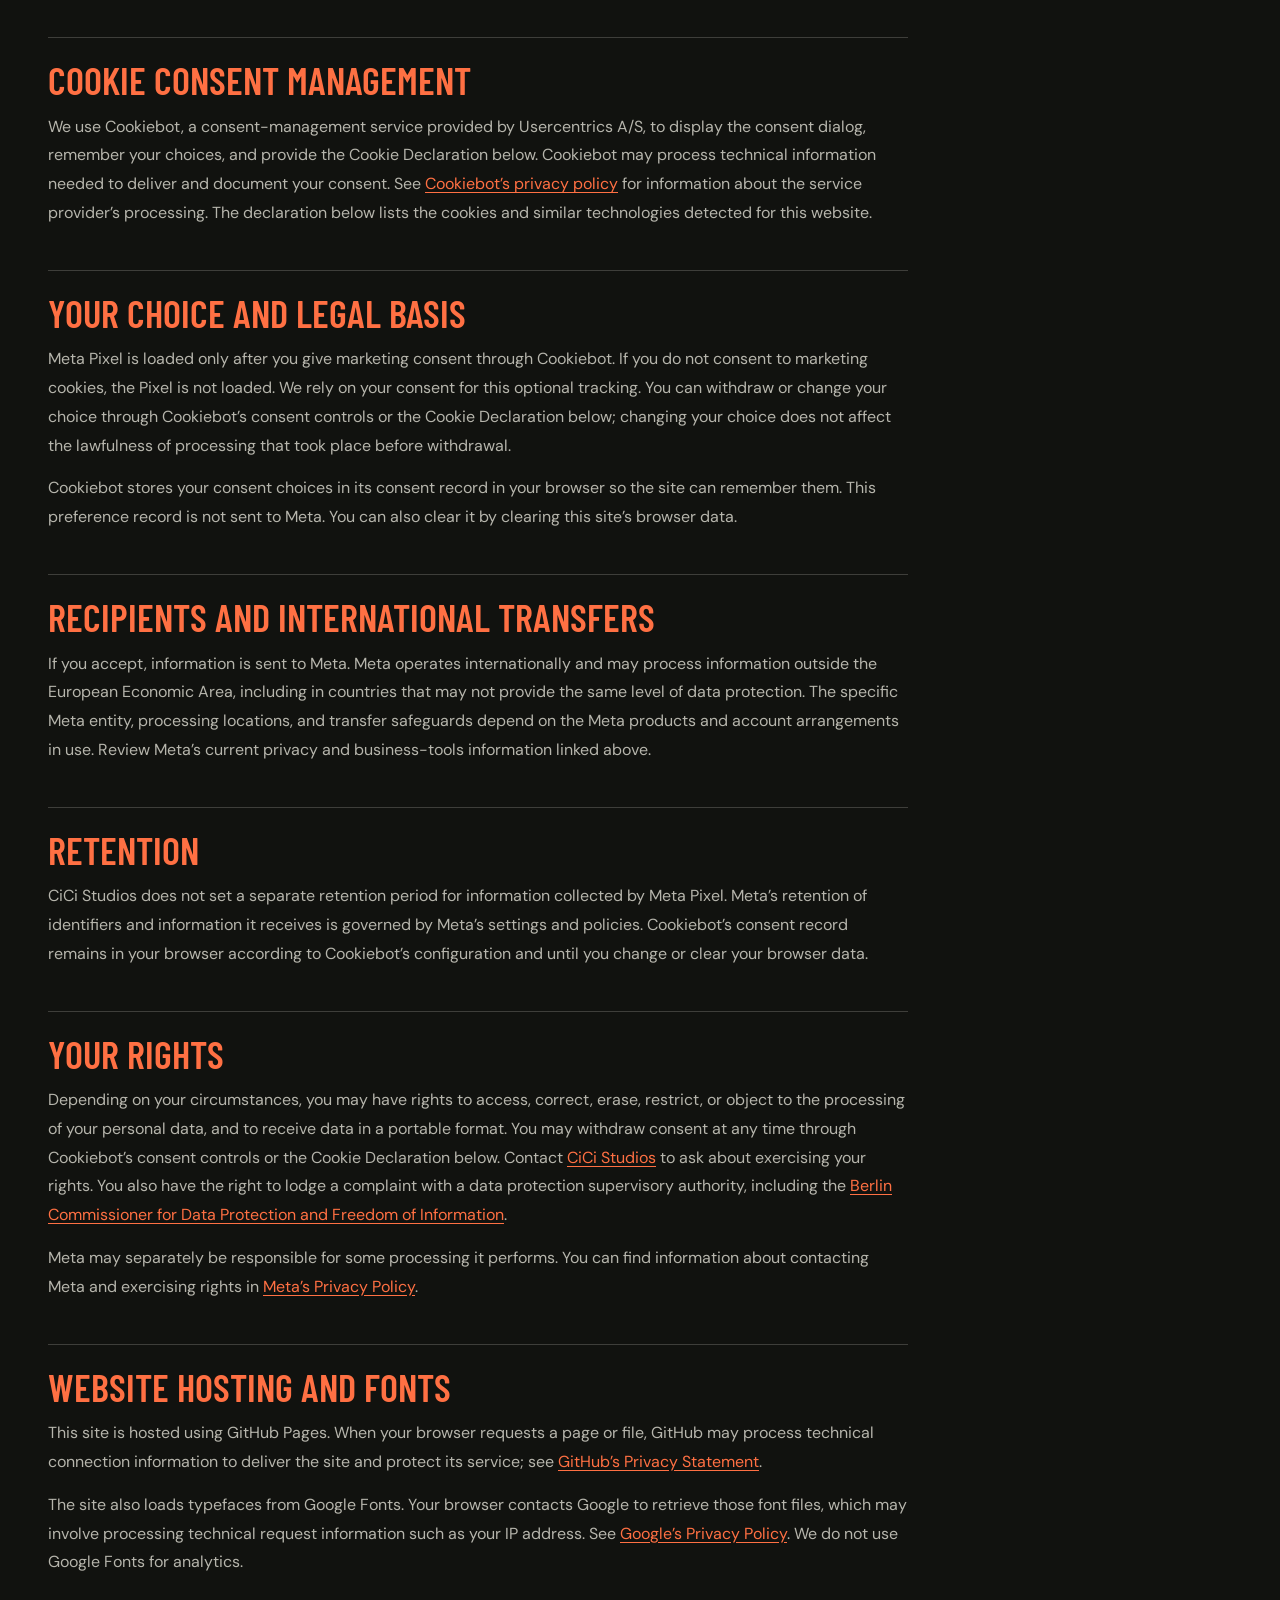
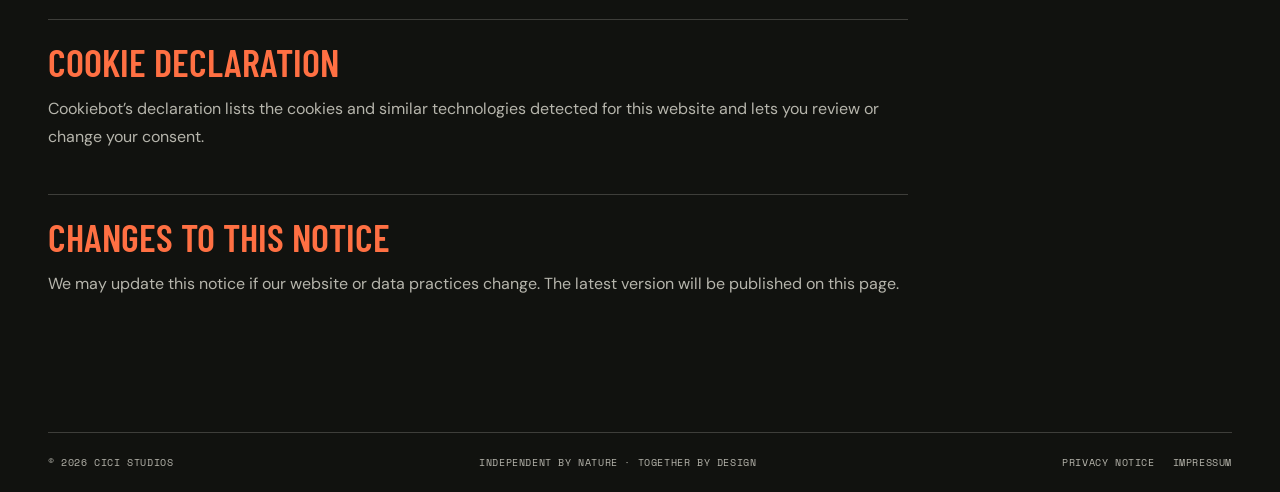
<file: privacy/index.html>
<!DOCTYPE html>
<html lang="en">
<head>
  <meta charset="UTF-8">
  <script id="Cookiebot" src="https://consent.cookiebot.com/uc.js" data-cbid="ac678e35-c013-4233-a19e-ff09c1cfdc78" data-blockingmode="auto" type="text/javascript"></script>
  <meta name="viewport" content="width=device-width, initial-scale=1.0">
  <meta name="theme-color" content="#11120f">
  <title>Privacy notice — CiCi Studios</title>
  <meta name="description" content="How CiCi Studios uses Meta Pixel and handles privacy choices on this website.">
  <link rel="preconnect" href="https://fonts.googleapis.com">
  <link rel="preconnect" href="https://fonts.gstatic.com" crossorigin>
  <link href="https://fonts.googleapis.com/css2?family=Barlow+Condensed:wght@500;600;700;800&family=DM+Sans:wght@400;500;600;700&family=Space+Mono:wght@400;700&display=swap" rel="stylesheet">
  <link rel="stylesheet" href="../assets/css/site-pages.css">
</head>
<body>
  <a class="skip-link" href="#main">Skip to content</a>
  <header class="site-header">
    <a class="brand" href="../index.html" aria-label="CiCi Studios home">
      <img src="../Cici_Logo_Wordmark_White.png" alt="CiCi Studios">
    </a>
    <nav class="header-meta" aria-label="Main navigation">
      <span class="location">Berlin, DE</span>
      <a href="../events/">Events</a>
      <a href="../rent/">Rent our spaces</a>
      <a href="../contact/">Contact</a>
    </nav>
  </header>
  <main id="main">
    <section class="page-hero" aria-labelledby="page-title">
      <div class="page-orbit-art" aria-hidden="true">
        <svg class="page-waveform" viewBox="0 0 480 220" fill="none" xmlns="http://www.w3.org/2000/svg" focusable="false">
          <line x1="20" y1="110" x2="20" y2="110"/>
          <line x1="55" y1="94" x2="55" y2="126"/>
          <line x1="90" y1="73" x2="90" y2="147"/>
          <line x1="125" y1="45" x2="125" y2="175"/>
          <line x1="160" y1="78" x2="160" y2="142"/>
          <line x1="195" y1="97" x2="195" y2="123"/>
          <line x1="230" y1="30" x2="230" y2="190"/>
          <line x1="265" y1="56" x2="265" y2="164"/>
          <line x1="300" y1="85" x2="300" y2="135"/>
          <line x1="335" y1="65" x2="335" y2="155"/>
          <line x1="370" y1="100" x2="370" y2="120"/>
          <line x1="405" y1="76" x2="405" y2="144"/>
          <line x1="440" y1="96" x2="440" y2="124"/>
          <line x1="475" y1="108" x2="475" y2="112"/>
        </svg>
        <span class="icon-orbs"><span></span><span></span></span>
        <img class="page-orbit-icon" src="../CICI_Logo_Icon_White.png" alt="">
      </div>
      <p class="page-kicker"><a href="../contact/">Contact</a> / Privacy</p>
      <h1 class="page-title" id="page-title">Privacy <span>notice.</span></h1>
      <p class="page-intro">We use Meta Pixel to understand how many people visit our website. It is optional and only runs if you choose to accept it.</p>
    </section>
    <section class="content-section privacy-content" aria-label="Privacy information">
      <p class="privacy-updated">Last updated: 4 November 2026</p>
      <p>This notice explains what CiCi Studios does with information when you visit this website, why Meta Pixel is used, and how you can exercise your privacy choices. We do not use other analytics or advertising tracking tools.</p>

      <section aria-labelledby="controller-title">
        <h2 id="controller-title">Who is responsible</h2>
        <p>This website is operated by CiCi Studios UG (haftungsbeschränkt), Gneisenaustraße 41, Hinterhof, 4. Aufgang 3, c/o CiCi Studios, 10961 Berlin, Germany. The company is represented by Sebastian Rojas Baquero. For privacy questions or requests, contact us at <a href="mailto:cici.studios.berlin@gmail.com">cici.studios.berlin@gmail.com</a>. Further company information is available in our <a href="../impressum/">Impressum</a>.</p>
      </section>

      <section aria-labelledby="pixel-title">
        <h2 id="pixel-title">Meta Pixel and what it does</h2>
        <p>Our only analytics tool is Meta Pixel (Pixel ID 4484117138583431). We use it to count website visits and understand whether people are reaching our pages. It is loaded only after Cookiebot records marketing consent. We currently send the standard PageView event; we do not use the Pixel on this site to record purchases, sign-ups, or other custom conversion events.</p>
        <p>When enabled, Meta Pixel may use cookies or similar technologies and receive information such as the page visited, time of the visit, referring page, IP address, browser and device information, and identifiers stored by Meta. Meta may use or combine this information under its own terms and privacy practices. See <a href="https://www.facebook.com/privacy/policy/" target="_blank" rel="noopener noreferrer">Meta’s Privacy Policy</a> and <a href="https://www.facebook.com/legal/technology_terms" target="_blank" rel="noopener noreferrer">Meta Business Tools Terms</a>.</p>
        <p>We use the measurement information available through our Meta account to understand visits. What reports are available depends on Meta’s tools and account settings.</p>
      </section>

      <section aria-labelledby="consent-tool-title">
        <h2 id="consent-tool-title">Cookie consent management</h2>
        <p>We use Cookiebot, a consent-management service provided by Usercentrics A/S, to display the consent dialog, remember your choices, and provide the Cookie Declaration below. Cookiebot may process technical information needed to deliver and document your consent. See <a href="https://www.cookiebot.com/en/privacy-policy/" target="_blank" rel="noopener noreferrer">Cookiebot’s privacy policy</a> for information about the service provider’s processing. The declaration below lists the cookies and similar technologies detected for this website.</p>
      </section>

      <section aria-labelledby="choice-title">
        <h2 id="choice-title">Your choice and legal basis</h2>
        <p>Meta Pixel is loaded only after you give marketing consent through Cookiebot. If you do not consent to marketing cookies, the Pixel is not loaded. We rely on your consent for this optional tracking. You can withdraw or change your choice through Cookiebot’s consent controls or the Cookie Declaration below; changing your choice does not affect the lawfulness of processing that took place before withdrawal.</p>
        <p>Cookiebot stores your consent choices in its consent record in your browser so the site can remember them. This preference record is not sent to Meta. You can also clear it by clearing this site’s browser data.</p>
      </section>

      <section aria-labelledby="transfers-title">
        <h2 id="transfers-title">Recipients and international transfers</h2>
        <p>If you accept, information is sent to Meta. Meta operates internationally and may process information outside the European Economic Area, including in countries that may not provide the same level of data protection. The specific Meta entity, processing locations, and transfer safeguards depend on the Meta products and account arrangements in use. Review Meta’s current privacy and business-tools information linked above.</p>
      </section>

      <section aria-labelledby="retention-title">
        <h2 id="retention-title">Retention</h2>
        <p>CiCi Studios does not set a separate retention period for information collected by Meta Pixel. Meta’s retention of identifiers and information it receives is governed by Meta’s settings and policies. Cookiebot’s consent record remains in your browser according to Cookiebot’s configuration and until you change or clear your browser data.</p>
      </section>

      <section aria-labelledby="rights-title">
        <h2 id="rights-title">Your rights</h2>
        <p>Depending on your circumstances, you may have rights to access, correct, erase, restrict, or object to the processing of your personal data, and to receive data in a portable format. You may withdraw consent at any time through Cookiebot’s consent controls or the Cookie Declaration below. Contact <a href="mailto:cici.studios.berlin@gmail.com">CiCi Studios</a> to ask about exercising your rights. You also have the right to lodge a complaint with a data protection supervisory authority, including the <a href="https://www.datenschutz-berlin.de/" target="_blank" rel="noopener noreferrer">Berlin Commissioner for Data Protection and Freedom of Information</a>.</p>
        <p>Meta may separately be responsible for some processing it performs. You can find information about contacting Meta and exercising rights in <a href="https://www.facebook.com/privacy/policy/" target="_blank" rel="noopener noreferrer">Meta’s Privacy Policy</a>.</p>
      </section>

      <section aria-labelledby="hosting-title">
        <h2 id="hosting-title">Website hosting and fonts</h2>
        <p>This site is hosted using GitHub Pages. When your browser requests a page or file, GitHub may process technical connection information to deliver the site and protect its service; see <a href="https://docs.github.com/en/site-policy/privacy-policies/github-general-privacy-statement" target="_blank" rel="noopener noreferrer">GitHub’s Privacy Statement</a>.</p>
        <p>The site also loads typefaces from Google Fonts. Your browser contacts Google to retrieve those font files, which may involve processing technical request information such as your IP address. See <a href="https://policies.google.com/privacy" target="_blank" rel="noopener noreferrer">Google’s Privacy Policy</a>. We do not use Google Fonts for analytics.</p>
      </section>

      <section aria-labelledby="cookie-declaration-title">
        <h2 id="cookie-declaration-title">Cookie Declaration</h2>
        <p>Cookiebot’s declaration lists the cookies and similar technologies detected for this website and lets you review or change your consent.</p>
        <script id="CookieDeclaration" src="https://consent.cookiebot.com/ac678e35-c013-4233-a19e-ff09c1cfdc78/cd.js" type="text/javascript" async></script>
      </section>

      <section aria-labelledby="changes-title">
        <h2 id="changes-title">Changes to this notice</h2>
        <p>We may update this notice if our website or data practices change. The latest version will be published on this page.</p>
      </section>
    </section>
  </main>
  <footer>
    <p>© 2026 CiCi Studios</p>
    <p>Independent by nature · Together by design</p>
    <nav class="footer-legal" aria-label="Legal information">
      <a href="./" aria-current="page">Privacy notice</a>
      <a href="../impressum/">Impressum</a>
    </nav>
  </footer>
  <script src="../assets/js/signal-color.js"></script>
  <script src="../assets/js/icon-orbs.js"></script>
  <script src="../assets/js/cookiebot-meta-pixel.js"></script>
</body>
</html>
</file>
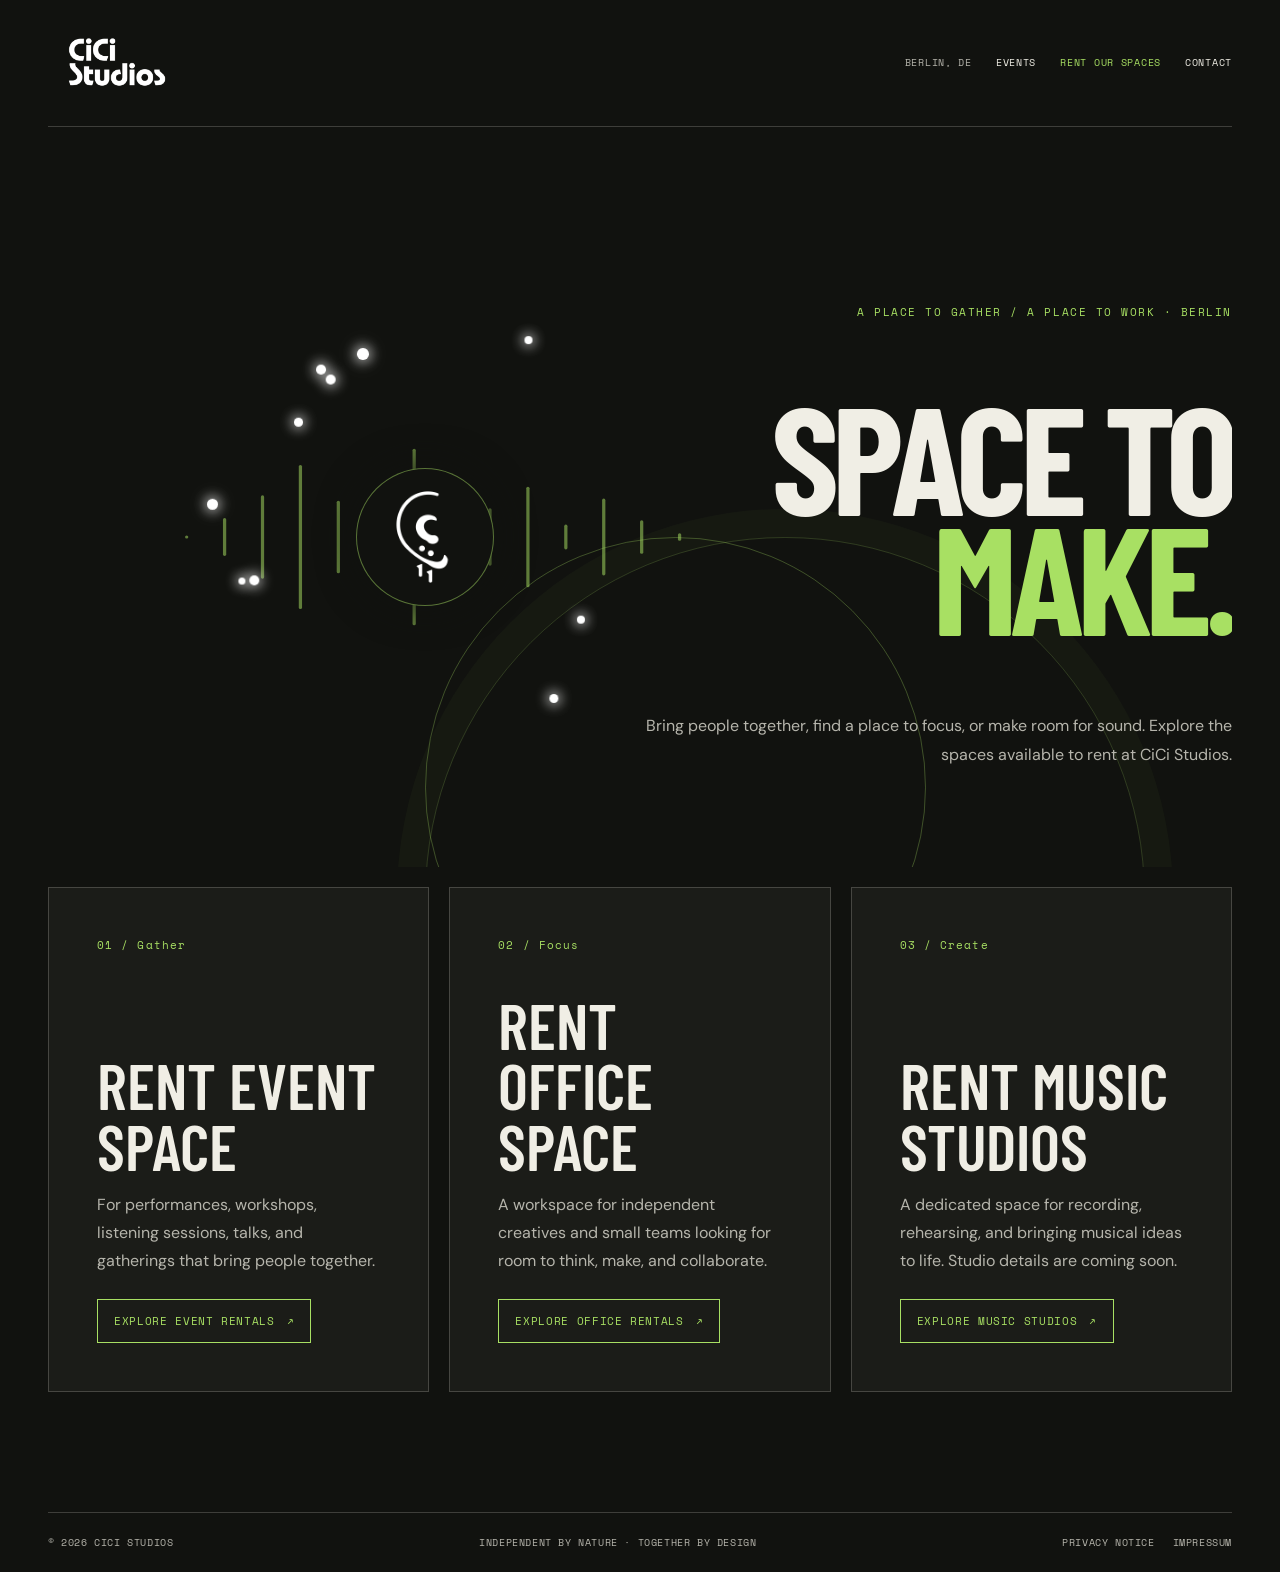
<file: rent/index.html>
<!DOCTYPE html>
<html lang="en">
<head>
  <meta charset="UTF-8">
  <script id="Cookiebot" src="https://consent.cookiebot.com/uc.js" data-cbid="ac678e35-c013-4233-a19e-ff09c1cfdc78" data-blockingmode="auto" type="text/javascript"></script>
  <meta name="viewport" content="width=device-width, initial-scale=1.0">
  <meta name="theme-color" content="#11120f">
  <title>Rent our spaces — CiCi Studios</title>
  <meta name="description" content="Explore event, office, and music studio rentals at CiCi Studios in Berlin.">
  <link rel="preconnect" href="https://fonts.googleapis.com">
  <link rel="preconnect" href="https://fonts.gstatic.com" crossorigin>
  <link href="https://fonts.googleapis.com/css2?family=Barlow+Condensed:wght@500;600;700;800&family=DM+Sans:wght@400;500;600;700&family=Space+Mono:wght@400;700&display=swap" rel="stylesheet">
  <link rel="stylesheet" href="../assets/css/site-pages.css">
</head>
<body>
  <a class="skip-link" href="#main">Skip to content</a>
  <header class="site-header">
    <a class="brand" href="../index.html" aria-label="CiCi Studios home">
      <img src="../Cici_Logo_Wordmark_White.png" alt="CiCi Studios">
    </a>
    <nav class="header-meta" aria-label="Main navigation">
      <span class="location">Berlin, DE</span>
      <a href="../events/">Events</a>
      <a href="../rent/" aria-current="page">Rent our spaces</a>
      <a href="../contact/">Contact</a>
    </nav>
  </header>
  <main id="main">
    <section class="page-hero" aria-labelledby="page-title">
      <div class="page-orbit-art" aria-hidden="true">
        <svg class="page-waveform" viewBox="0 0 480 220" fill="none" xmlns="http://www.w3.org/2000/svg" focusable="false">
        <line x1="20" y1="110" x2="20" y2="110"/>
        <line x1="55" y1="94" x2="55" y2="126"/>
        <line x1="90" y1="73" x2="90" y2="147"/>
        <line x1="125" y1="45" x2="125" y2="175"/>
        <line x1="160" y1="78" x2="160" y2="142"/>
        <line x1="195" y1="97" x2="195" y2="123"/>
        <line x1="230" y1="30" x2="230" y2="190"/>
        <line x1="265" y1="56" x2="265" y2="164"/>
        <line x1="300" y1="85" x2="300" y2="135"/>
        <line x1="335" y1="65" x2="335" y2="155"/>
        <line x1="370" y1="100" x2="370" y2="120"/>
        <line x1="405" y1="76" x2="405" y2="144"/>
        <line x1="440" y1="96" x2="440" y2="124"/>
        <line x1="475" y1="108" x2="475" y2="112"/>
        </svg>
        <span class="icon-orbs">
          <span></span><span></span>
        </span>
        <img class="page-orbit-icon" src="../CICI_Logo_Icon_White.png" alt="">
      </div>
      <p class="page-kicker">A place to gather / A place to work · Berlin</p>
      <h1 class="page-title" id="page-title">Space to <span>make.</span></h1>
      <p class="page-intro">Bring people together, find a place to focus, or make room for sound. Explore the spaces available to rent at CiCi Studios.</p>
    </section>
    <section class="content-section" aria-label="Rental options">
      <div class="space-grid">
        <a class="space-card" href="./event-space/">
          <p class="card-index">01 / Gather</p>
          <h2>Rent event space</h2>
          <p>For performances, workshops, listening sessions, talks, and gatherings that bring people together.</p>
          <span class="text-link">Explore event rentals <span aria-hidden="true">↗</span></span>
        </a>
        <a class="space-card" href="./office-space/">
          <p class="card-index">02 / Focus</p>
          <h2>Rent office space</h2>
          <p>A workspace for independent creatives and small teams looking for room to think, make, and collaborate.</p>
          <span class="text-link">Explore office rentals <span aria-hidden="true">↗</span></span>
        </a>
        <a class="space-card" href="./music-studios/">
          <p class="card-index">03 / Create</p>
          <h2>Rent music studios</h2>
          <p>A dedicated space for recording, rehearsing, and bringing musical ideas to life. Studio details are coming soon.</p>
          <span class="text-link">Explore music studios <span aria-hidden="true">↗</span></span>
        </a>
      </div>
    </section>
  </main>
  <footer>
    <p>© 2026 CiCi Studios</p>
    <p>Independent by nature · Together by design</p>
    <nav class="footer-legal" aria-label="Legal information">
      <a href="../privacy/">Privacy notice</a>
      <a href="../impressum/">Impressum</a>
    </nav>
  </footer>
  <script src="../assets/js/signal-color.js"></script>
  <script src="../assets/js/icon-orbs.js"></script>
  <script src="../assets/js/cookiebot-meta-pixel.js"></script>
</body>
</html>
</file>
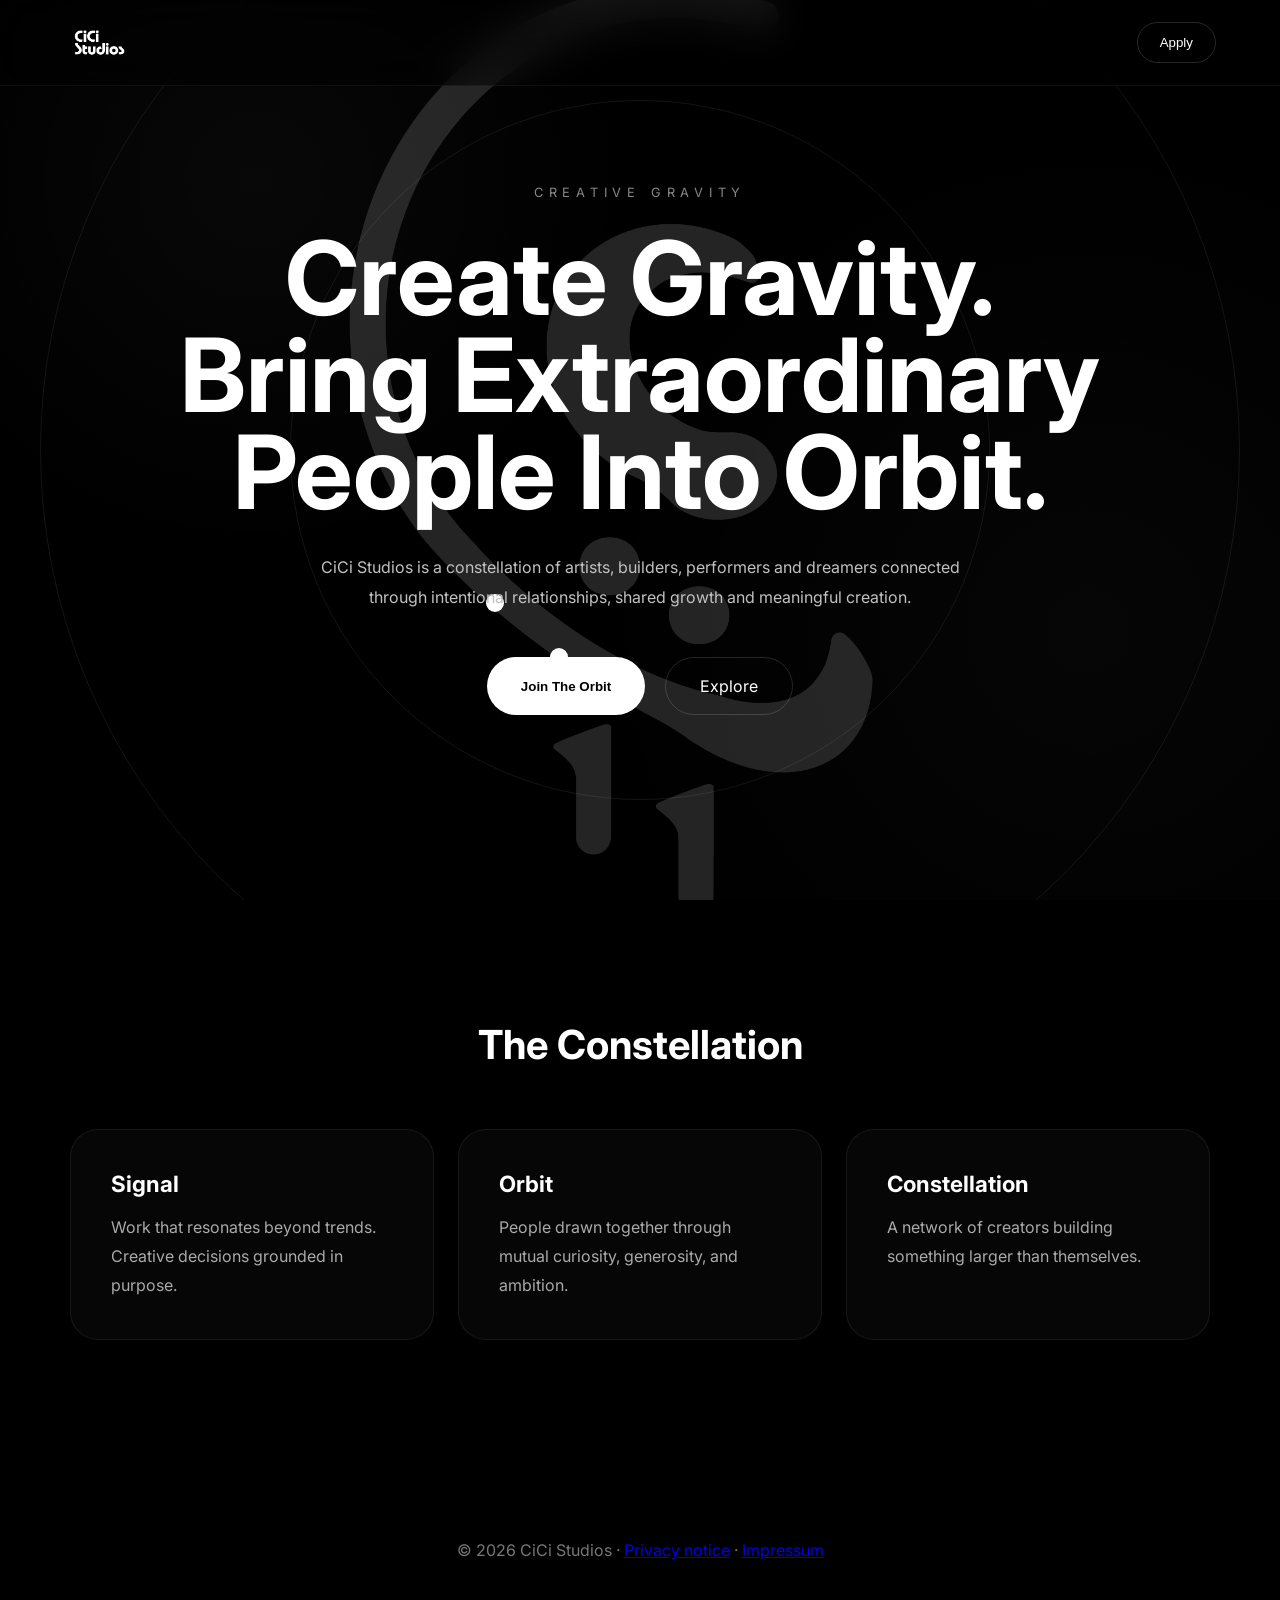
<file: index_v0.html>
<!DOCTYPE html>
<html lang="en">
<head>
  <meta charset="UTF-8">
  <script id="Cookiebot" src="https://consent.cookiebot.com/uc.js" data-cbid="ac678e35-c013-4233-a19e-ff09c1cfdc78" data-blockingmode="auto" type="text/javascript"></script>
  <meta name="viewport" content="width=device-width, initial-scale=1.0">
  <title>CiCi Studios</title>
  <meta name="description" content="A constellation of artists, builders, performers and dreamers connected through intentional relationships, shared growth and meaningful creation.">
  <meta property="og:title" content="CiCi Studios">
  <meta property="og:description" content="Create Gravity. Bring Extraordinary People Into Orbit.">
  <meta property="og:type" content="website">

  <link rel="preconnect" href="https://fonts.googleapis.com">
  <link rel="preconnect" href="https://fonts.gstatic.com" crossorigin>
  <link href="https://fonts.googleapis.com/css2?family=Inter:wght@300;400;500;600;700;800&display=swap" rel="stylesheet">

  <style>
    :root{
      --bg:#000;
      --text:#fff;
      --muted:#9e9e9e;
      --border:rgba(255,255,255,.14);
    }

    *{ margin:0; padding:0; box-sizing:border-box; }
    html{ scroll-behavior:smooth; }
    body{
      background:#000;
      color:#fff;
      font-family:'Inter',sans-serif;
      overflow-x:hidden;
    }

    body::before{
      content:"";
      position:fixed;
      inset:0;
      background:
        radial-gradient(circle at 20% 20%, rgba(255,255,255,.03), transparent 30%),
        radial-gradient(circle at 85% 70%, rgba(255,255,255,.025), transparent 40%);
      z-index:-20;
    }

    nav{
      position:fixed;
      top:0; left:0; right:0;
      display:flex;
      justify-content:space-between;
      align-items:center;
      padding:22px 5vw;
      backdrop-filter:blur(20px);
      background:rgba(0,0,0,.45);
      z-index:1000;
      border-bottom:1px solid rgba(255,255,255,.05);
    }

    .logo { display:flex; align-items:center; gap:12px; }
    .wordmark{ height:40px; display:block; }

    .nav-btn{
      padding:12px 22px;
      background:transparent;
      color:white;
      border:1px solid rgba(255,255,255,.15);
      border-radius:999px;
      cursor:pointer;
      transition:.3s ease;
    }
    .nav-btn:hover{ background:white; color:black; }

    .hero{
      position:relative;
      min-height:100vh;
      display:flex;
      justify-content:center;
      align-items:center;
      text-align:center;
      overflow:hidden;
      padding:120px 20px;
    }

    .hero-image { position:absolute; inset:0; display:flex; justify-content:center; align-items:center; pointer-events:none; z-index:0; }
    .watermark-img{
      width:min(90vw,1100px);
      opacity:.14;
      display:block;
    }

    .orbit{
      position:absolute;
      border:1px solid rgba(255,255,255,.08);
      border-radius:50%;
    }
    .orbit-a{ width:1200px; height:1200px; animation:rotateClockwise 120s linear infinite; }
    .orbit-b{ width:700px; height:700px; animation:rotateCounter 80s linear infinite; }

    @keyframes rotateClockwise {
      from{ transform:rotate(0deg); } to{ transform:rotate(360deg); }
    }
    @keyframes rotateCounter {
      from{ transform:rotate(360deg); } to{ transform:rotate(0deg); }
    }

    .dot{
      position:absolute;
      width:18px; height:18px;
      border-radius:50%;
      background:white;
      z-index:2;
    }
    .dot-one{ left:38%; top:66%; animation:floatOne 16s ease-in-out infinite; }
    .dot-two{ left:43%; top:72%; animation:floatTwo 20s ease-in-out infinite; }

    @keyframes floatOne{
      0%{transform:translate(0,0);} 50%{transform:translate(180px,-100px);} 100%{transform:translate(0,0);}
    }
    @keyframes floatTwo{
      0%{transform:translate(0,0);} 50%{transform:translate(-160px,140px);} 100%{transform:translate(0,0);}
    }

    .hero-content{ position:relative; z-index:5; max-width:1000px; }
    .label{
      font-size:.8rem;
      letter-spacing:.45em;
      text-transform:uppercase;
      color:#888;
      margin-bottom:30px;
    }

    h1{
      font-size:clamp(3.5rem,8vw,7rem);
      line-height:.95;
      margin-bottom:30px;
    }

    .hero p{
      color:#c1c1c1;
      line-height:1.9;
      max-width:700px;
      margin:auto;
    }

    .cta-group{
      margin-top:45px;
      display:flex;
      gap:20px;
      justify-content:center;
      flex-wrap:wrap;
    }

    .primary-btn{
      padding:18px 34px;
      border-radius:999px;
      border:none;
      background:white;
      color:black;
      cursor:pointer;
      font-weight:700;
      transition:.3s;
    }
    .primary-btn:hover{ transform:translateY(-2px); }

    .secondary-btn{
      padding:18px 34px;
      border-radius:999px;
      background:transparent;
      color:white;
      border:1px solid rgba(255,255,255,.15);
      cursor:pointer;
    }

    .section{ max-width:1200px; margin:auto; padding:120px 30px; }
    .section-title{ text-align:center; margin-bottom:60px; font-size:2.5rem; }

    .grid{ display:grid; grid-template-columns:repeat(3,1fr); gap:24px; }
    .card{
      background:rgba(255,255,255,.025);
      border:1px solid rgba(255,255,255,.07);
      backdrop-filter:blur(8px);
      border-radius:28px;
      padding:40px;
    }
    .card h3{ margin-bottom:16px; font-size:1.4rem; }
    .card p{ color:#aaa; line-height:1.8; }

    footer{ text-align:center; padding:80px 20px; color:#777; }

    .modal{
      position:fixed; inset:0;
      display:none;
      justify-content:center; align-items:center;
      background:rgba(0,0,0,.85);
      z-index:5000;
    }
    .modal.active{ display:flex; }
    .modal-box{
      width:min(700px,92vw);
      background:#080808;
      border:1px solid rgba(255,255,255,.12);
      border-radius:24px;
      padding:36px;
    }
    .close{ text-align:right; cursor:pointer; color:#999; margin-bottom:20px; }

    input, textarea{
      width:100%;
      padding:16px;
      margin-bottom:18px;
      background:#111;
      color:white;
      border:1px solid #222;
      border-radius:14px;
    }
    textarea{ min-height:160px; resize:vertical; }

    .submit-btn{
      width:100%;
      padding:16px;
      border:none;
      border-radius:14px;
      background:white;
      color:black;
      font-weight:700;
      cursor:pointer;
    }

    @media(max-width:900px){
      .grid{ grid-template-columns:1fr; }
      h1{ font-size:3.5rem; }
      .wordmark{ height:32px; }
    }
  </style>
</head>

<body>
  <nav>
    <div class="logo">
      <div class="image">
        <!-- Wordmark image file assumed to be in same folder as this HTML -->
        <img src="./Cici_Logo_Wordmark_White.png" alt="CiCi Studios wordmark" class="wordmark">
      </div>
    </div>

    <button class="nav-btn" onclick="openForm()">Apply</button>
  </nav>

  <section class="hero">
    <!-- Decorative watermark image -->
    <div class="hero-image" aria-hidden="true">
      <img src="./CICI_Logo_Icon_White.png" alt="" class="watermark-img">
    </div>

    <div class="orbit orbit-a" aria-hidden="true"></div>
    <div class="orbit orbit-b" aria-hidden="true"></div>

    <div class="dot dot-one" aria-hidden="true"></div>
    <div class="dot dot-two" aria-hidden="true"></div>

    <div class="hero-content">
      <div class="label">Creative Gravity</div>

      <h1>Create Gravity.<br>Bring Extraordinary People Into Orbit.</h1>

      <p>
        CiCi Studios is a constellation of artists,
        builders, performers and dreamers connected
        through intentional relationships, shared
        growth and meaningful creation.
      </p>

      <div class="cta-group">
        <button class="primary-btn" onclick="openForm()">Join The Orbit</button>

        <!-- internal link to manifesto section -->
        <a href="#manifesto" class="secondary-btn" role="button" style="text-decoration:none; display:inline-flex; align-items:center; justify-content:center;">
          Explore
        </a>
      </div>
    </div>
  </section>

  <section id="manifesto" class="section">
    <h2 class="section-title">The Constellation</h2>

    <div class="grid">
      <div class="card">
        <h3>Signal</h3>
        <p>Work that resonates beyond trends. Creative decisions grounded in purpose.</p>
      </div>

      <div class="card">
        <h3>Orbit</h3>
        <p>People drawn together through mutual curiosity, generosity, and ambition.</p>
      </div>

      <div class="card">
        <h3>Constellation</h3>
        <p>A network of creators building something larger than themselves.</p>
      </div>
    </div>
  </section>

  <footer>© 2026 CiCi Studios · <a href="./privacy/">Privacy notice</a> · <a href="./impressum/">Impressum</a></footer>

  <div id="modal" class="modal" aria-hidden="true">
    <div class="modal-box" role="dialog" aria-modal="true" aria-labelledby="apply-heading">
      <div class="close" onclick="closeForm()">✕ Close</div>

      <h2 id="apply-heading" style="margin-bottom:20px;">Apply to CiCi Studios</h2>

      <!-- Replace YOUR_FORM_ID with your actual Formspree form id -->
      <form action="https://formspree.io/f/YOUR_FORM_ID" method="POST">
        <input type="text" name="name" placeholder="Name" required>
        <input type="email" name="email" placeholder="Email" required>
        <textarea name="message" placeholder="Tell us about yourself..." required></textarea>
        <button type="submit" class="submit-btn">Send Application</button>
      </form>
    </div>
  </div>

  <script>
    function openForm(){
      document.getElementById("modal").classList.add("active");
      document.getElementById("modal").setAttribute("aria-hidden", "false");
    }

    function closeForm(){
      document.getElementById("modal").classList.remove("active");
      document.getElementById("modal").setAttribute("aria-hidden", "true");
    }

    window.onclick = function(event){
      const modal = document.getElementById("modal");
      if(event.target === modal){
        closeForm();
      }
    };
  </script>
  <script src="./assets/js/cookiebot-meta-pixel.js"></script>
</body>
</html>
</file>
<file: assets/css/site-pages.css>
:root {
  color-scheme: dark;
  --black: #11120f;
  --black-soft: #1b1c18;
  --cream: #f0eee5;
  --cream-muted: #b6b5ac;
  --signal: #ff7043;
  --signal-rgb: 255, 112, 67;
  --line: rgba(240, 238, 229, .2);
  --mono: "Space Mono", monospace;
  --sans: "DM Sans", Arial, sans-serif;
  --display: "Barlow Condensed", Impact, sans-serif;
}

* { box-sizing: border-box; }
html { scroll-behavior: smooth; }
body {
  min-height: 100vh;
  margin: 0;
  background: var(--black);
  color: var(--cream);
  font-family: var(--sans);
  -webkit-font-smoothing: antialiased;
}
a { color: inherit; }
a:focus-visible { outline: 2px solid var(--signal); outline-offset: 5px; }
.skip-link {
  position: absolute;
  z-index: 10;
  top: 12px;
  left: 12px;
  padding: 10px 14px;
  transform: translateY(-160%);
  background: var(--signal);
  color: var(--black);
}
.skip-link:focus { transform: translateY(0); }
.site-header {
  display: flex;
  align-items: center;
  justify-content: space-between;
  gap: 28px;
  width: min(100% - 96px, 1440px);
  margin: 0 auto;
  padding: 24px 0;
  border-bottom: 1px solid var(--line);
}
.brand { display: inline-flex; align-items: center; }
.brand img { display: block; width: 138px; height: auto; }
.header-meta {
  display: flex;
  flex-wrap: wrap;
  align-items: center;
  justify-content: flex-end;
  gap: 12px 24px;
  font-family: var(--mono);
  font-size: .64rem;
  letter-spacing: .07em;
  text-transform: uppercase;
}
.header-meta a { text-decoration: none; }
.header-meta a:hover, .header-meta a[aria-current="page"] { color: var(--signal); }
.location { color: var(--cream-muted); }
main { width: min(100% - 96px, 1200px); margin: 0 auto; }
.page-hero {
  display: grid;
  grid-template-columns: minmax(0, .85fr) minmax(0, 1.15fr);
  column-gap: clamp(28px, 6vw, 90px);
  align-items: center;
  position: relative;
  isolation: isolate;
  overflow: hidden;
  padding: clamp(72px, 12vw, 150px) 0 70px;
}
.page-orbit-art {
  position: relative;
  z-index: 0;
  grid-column: 1;
  grid-row: 1 / span 3;
  justify-self: end;
  width: min(112%, clamp(280px, 42vw, 520px));
  margin-right: clamp(-40px, -3vw, -24px);
  transform: translateX(clamp(100px, 10vw, 150px));
  aspect-ratio: 1;
  isolation: isolate;
  pointer-events: none;
}
.page-orbit-art::before, .page-orbit-art::after {
  position: absolute;
  z-index: -1;
  top: 50%;
  left: 50%;
  aspect-ratio: 1;
  border-radius: 50%;
  content: "";
  animation: page-ring-breathe 5s ease-in-out infinite;
}
.page-orbit-art::before {
  width: 138%;
  border: 1px solid rgba(var(--signal-rgb), .2);
  box-shadow: 0 0 0 28px rgba(var(--signal-rgb), .035);
}
.page-orbit-art::after {
  width: 96%;
  border: 1px solid rgba(var(--signal-rgb), .3);
  animation-delay: -2.5s;
}
.page-waveform {
  position: absolute;
  z-index: 0;
  top: 50%;
  left: 50%;
  width: 100%;
  height: auto;
  overflow: visible;
  opacity: .52;
  transform: translate(-50%, -50%);
}
.page-orbit-icon {
  position: absolute;
  z-index: 1;
  top: 50%;
  left: 50%;
  display: block;
  width: clamp(84px, 12vw, 138px);
  height: auto;
  padding: 14px;
  border: 1px solid rgba(var(--signal-rgb), .48);
  border-radius: 50%;
  background: var(--black);
  box-shadow: 0 0 38px rgba(17, 18, 15, .9);
  transform: translate(-50%, -50%);
}
.icon-orbs {
  position: absolute;
  z-index: 2;
  top: 50%;
  left: 50%;
  pointer-events: none;
  opacity: 0;
}
.orbit-motion-ready .icon-orbs { opacity: 1; }
.icon-orbs span {
  position: absolute;
  top: 0;
  left: 0;
  width: var(--orb-size, 10px);
  height: var(--orb-size, 10px);
  border-radius: 50%;
  background: #fff;
  box-shadow: 0 0 12px 3px rgba(255, 255, 255, .58), 0 0 28px rgba(255, 255, 255, .3);
  will-change: transform;
}
.page-hero > .page-kicker, .page-hero > .page-title, .page-hero > .page-intro {
  position: relative;
  z-index: 1;
  grid-column: 2;
  text-align: right;
}
.page-waveform line {
  stroke: var(--signal);
  stroke-linecap: round;
  stroke-width: 3;
  transform-box: fill-box;
  transform-origin: center;
  animation: page-waveform-pulse .9s ease-in-out infinite alternate;
}
.page-waveform line:nth-child(3n) { animation-delay: -.3s; }
.page-waveform line:nth-child(3n + 1) { animation-delay: -.6s; }
.page-waveform line:nth-child(4n) { animation-duration: 1.2s; }
@keyframes page-waveform-pulse {
  from { transform: scaleY(.35); }
  to { transform: scaleY(1.08); }
}
@keyframes page-ring-breathe {
  0%, 100% { opacity: .45; transform: translate(-50%, -50%) scale(.96); }
  50% { opacity: 1; transform: translate(-50%, -50%) scale(1.04); }
}
.page-kicker {
  margin: 0 0 20px;
  color: var(--signal);
  font-family: var(--mono);
  font-size: .68rem;
  letter-spacing: .14em;
  line-height: 1.6;
  text-transform: uppercase;
}
.page-title {
  max-width: none;
  width: 100%;
  margin: 0 0 24px;
  font-family: var(--display);
  font-size: clamp(5rem, 12vw, 10rem);
  font-weight: 700;
  letter-spacing: -.045em;
  line-height: .78;
  text-transform: uppercase;
}
.page-title span { color: var(--signal); }
.page-intro {
  max-width: 650px;
  margin: 0 0 0 auto;
  color: var(--cream-muted);
  font-size: 1rem;
  line-height: 1.8;
}
.content-section { padding: 20px 0 120px; }
.privacy-content { max-width: 860px; padding-top: 0; }
.privacy-content > p,
.privacy-content li {
  color: var(--cream-muted);
  font-size: 1rem;
  line-height: 1.8;
}
.privacy-content > p { margin: 0 0 24px; }
.privacy-content section {
  margin-top: 42px;
  padding-top: 24px;
  border-top: 1px solid var(--line);
}
.privacy-content h2 {
  margin: 0 0 14px;
  color: var(--signal);
  font-family: var(--display);
  font-size: clamp(1.8rem, 3vw, 2.5rem);
  font-weight: 600;
  line-height: .95;
  text-transform: uppercase;
}
.privacy-content p { margin: 0 0 14px; color: var(--cream-muted); line-height: 1.8; }
.privacy-content ul { margin: 0 0 18px; padding-left: 1.3em; }
.privacy-content li + li { margin-top: 8px; }
.privacy-content a { color: var(--signal); text-underline-offset: .2em; }
.privacy-updated {
  color: var(--signal) !important;
  font-family: var(--mono);
  font-size: .68rem !important;
  letter-spacing: .08em;
  text-transform: uppercase;
}
.section-heading {
  margin: 0 0 28px;
  font-family: var(--display);
  font-size: clamp(2.8rem, 5vw, 4.5rem);
  font-weight: 600;
  letter-spacing: -.035em;
  line-height: .9;
  text-transform: uppercase;
}
.poster-grid, .space-grid, .contact-grid, .details-grid {
  display: grid;
  grid-template-columns: repeat(3, minmax(0, 1fr));
  gap: 20px;
}
.poster {
  overflow: hidden;
  margin: 0;
  border: 1px solid var(--line);
  background: var(--black-soft);
}
.poster img {
  display: block;
  width: 100%;
  aspect-ratio: 3 / 4;
  object-fit: cover;
  transition: transform .45s cubic-bezier(.2,.8,.2,1);
}
.poster--space img { aspect-ratio: 4 / 3; }
.poster video {
  display: block;
  width: 100%;
  aspect-ratio: 4 / 3;
  background: #000;
  object-fit: contain;
}
.poster:hover img { transform: scale(1.035); }
.empty-state, .info-card, .space-card {
  border: 1px solid var(--line);
  background: var(--black-soft);
}
.empty-state {
  padding: clamp(28px, 6vw, 64px);
  border-color: rgba(var(--signal-rgb), .55);
}
.empty-state h2, .info-card h2, .space-card h2 {
  margin: 0 0 14px;
  font-family: var(--display);
  font-size: clamp(2rem, 4vw, 3.1rem);
  font-weight: 600;
  line-height: .95;
  text-transform: uppercase;
}
.empty-state p, .info-card p, .space-card p, .detail-copy {
  color: var(--cream-muted);
  line-height: 1.75;
}
.empty-state p:last-child, .info-card p:last-child, .space-card p:last-child { margin-bottom: 0; }
.space-grid { grid-template-columns: repeat(3, minmax(0, 1fr)); }
.space-card {
  display: flex;
  min-height: 380px;
  flex-direction: column;
  align-items: flex-start;
  padding: clamp(26px, 4vw, 48px);
  color: inherit;
  text-decoration: none;
  transition: border-color .2s ease, transform .2s ease;
}
.space-card:hover { transform: translateY(-5px); border-color: var(--signal); }
.space-card:hover .text-link, .space-card:focus-visible .text-link { background: var(--signal); color: var(--black); }
.space-card .card-index {
  margin: 0 0 auto;
  color: var(--signal);
  font-family: var(--mono);
  font-size: .68rem;
  letter-spacing: .1em;
}
.space-card h2 { margin-top: 40px; font-size: clamp(3rem, 5vw, 5rem); }
.space-card p { margin: 0 0 24px; }
.text-link, .button {
  display: inline-flex;
  align-items: center;
  gap: 12px;
  padding: 13px 16px;
  border: 1px solid var(--signal);
  color: var(--signal);
  font-family: var(--mono);
  font-size: .68rem;
  letter-spacing: .06em;
  text-decoration: none;
  text-transform: uppercase;
  transition: color .2s ease, background .2s ease;
}
.text-link:hover, .button:hover { background: var(--signal); color: var(--black); }
.contact-grid { grid-template-columns: repeat(2, minmax(0, 1fr)); }
.info-card { min-height: 190px; padding: 28px; }
.info-card h2 { color: var(--signal); font-size: 2rem; }
.ethos-section { padding-top: 0; }
.ethos-section > .page-kicker { color: var(--signal); }
.ethos-copy-grid {
  display: grid;
  grid-template-columns: minmax(0, .8fr) minmax(0, 1.2fr);
  gap: clamp(32px, 7vw, 100px);
  margin: 52px 0 100px;
}
.ethos-copy { position: relative; }
.ethos-copy--vision { padding-left: clamp(24px, 4vw, 56px); border-left: 1px solid var(--line); }
.ethos-label, .pillar-number {
  color: var(--signal);
  font-family: var(--mono);
  font-size: .68rem;
  letter-spacing: .1em;
  text-transform: uppercase;
}
.ethos-copy > p:not(.ethos-label) {
  margin: 20px 0 0;
  color: var(--cream-muted);
  font-size: clamp(1rem, 1.5vw, 1.2rem);
  line-height: 1.9;
}
.pillars-block {
  padding-top: 30px;
  border-top: 1px solid var(--line);
}
.pillars-heading {
  display: flex;
  align-items: baseline;
  justify-content: space-between;
  gap: 24px;
  margin-bottom: 30px;
}
.pillars-heading .ethos-label { margin: 0; }
.pillars-heading h3 {
  margin: 0;
  font-family: var(--display);
  font-size: clamp(2.8rem, 5vw, 4.5rem);
  font-weight: 600;
  letter-spacing: -.035em;
  line-height: .9;
  text-transform: uppercase;
}
.pillars-heading h3 span { color: var(--signal); }
.pillars-list {
  display: grid;
  grid-template-columns: repeat(4, minmax(0, 1fr));
  gap: 0 26px;
  margin: 0;
  padding: 0;
  list-style: none;
}
.pillars-list li {
  min-width: 0;
  padding: 22px 4px 0 0;
  border-top: 1px solid rgba(var(--signal-rgb), .5);
}
.pillar-number { display: block; margin-bottom: 26px; }
.pillars-list h4 {
  margin: 0 0 10px;
  font-family: var(--display);
  font-size: clamp(1.7rem, 2.8vw, 2.5rem);
  font-weight: 600;
  line-height: .95;
  text-transform: uppercase;
}
.pillars-list p { margin: 0; color: var(--cream-muted); line-height: 1.7; }
.about-block {
  display: grid;
  grid-template-columns: minmax(0, .8fr) minmax(0, 1.2fr);
  gap: clamp(32px, 7vw, 100px);
  margin-top: 100px;
  padding-top: 34px;
  border-top: 1px solid var(--line);
}
.about-heading .ethos-label { margin: 0 0 22px; }
.about-heading h3 {
  margin: 0;
  font-family: var(--display);
  font-size: clamp(2.8rem, 5vw, 4.5rem);
  font-weight: 600;
  letter-spacing: -.035em;
  line-height: .9;
  text-transform: uppercase;
}
.about-date {
  margin: 32px 0 0;
  color: var(--signal);
  font-family: var(--mono);
  font-size: .68rem;
  letter-spacing: .08em;
  text-transform: uppercase;
}
.about-copy {
  align-self: center;
  color: var(--cream-muted);
  font-size: clamp(1rem, 1.5vw, 1.2rem);
  line-height: 1.9;
}
.about-copy p { margin: 0 0 22px; }
.about-copy .about-dream {
  margin: 32px 0 0;
  padding-left: 22px;
  border-left: 2px solid var(--signal);
  color: var(--cream);
}
.placeholder {
  display: inline-block;
  padding: 4px 8px;
  background: rgba(240, 238, 229, .08);
  color: var(--cream-muted);
  font-family: var(--mono);
  font-size: .72rem;
  line-height: 1.8;
}
.details-grid { grid-template-columns: repeat(2, minmax(0, 1fr)); }
.detail-card { padding: 26px; border-left: 1px solid var(--signal); background: var(--black-soft); }
.detail-card h2 {
  margin: 0 0 10px;
  font-family: var(--mono);
  font-size: .68rem;
  font-weight: 400;
  letter-spacing: .09em;
  text-transform: uppercase;
}
.detail-card p { margin: 0 0 14px; color: var(--cream-muted); line-height: 1.7; }
.detail-card p:last-child { margin-bottom: 0; }
.detail-list { margin: 0; padding-left: 1.2em; color: var(--cream-muted); line-height: 1.7; }
.detail-list li + li { margin-top: 6px; }
.detail-card a { color: var(--signal); text-underline-offset: .2em; }
.cta-section {
  display: flex;
  align-items: center;
  justify-content: space-between;
  gap: 28px;
  margin-bottom: 100px;
  padding: clamp(28px, 6vw, 58px);
  background: var(--signal);
  color: var(--black);
}
.cta-section h2 {
  margin: 0;
  font-family: var(--display);
  font-size: clamp(2.8rem, 6vw, 5.3rem);
  line-height: .86;
  text-transform: uppercase;
}
.cta-section .button { flex: none; border-color: var(--black); color: var(--black); }
.cta-section .button:hover { background: var(--black); color: var(--cream); }
footer {
  display: flex;
  justify-content: space-between;
  gap: 20px;
  width: min(100% - 96px, 1200px);
  margin: 0 auto;
  padding: 22px 0;
  border-top: 1px solid var(--line);
  color: var(--cream-muted);
  font-family: var(--mono);
  font-size: .62rem;
  letter-spacing: .06em;
  text-transform: uppercase;
}
footer p { margin: 0; }
.footer-legal {
  display: flex;
  flex-wrap: wrap;
  gap: 8px 18px;
}
.footer-legal a { color: inherit; text-decoration: none; }
.footer-legal a:hover,
.footer-legal a:focus-visible { color: var(--signal); }
@media (max-width: 760px) {
  .site-header, footer { width: min(100% - 40px, 600px); }
  .site-header { flex-wrap: wrap; gap: 16px; padding: 20px 0; }
  .brand img { width: 120px; }
  .header-meta { gap: 8px 14px; font-size: .56rem; }
  main { width: min(100% - 40px, 600px); }
  .page-hero {
    grid-template-columns: minmax(80px, .45fr) minmax(0, 1fr);
    column-gap: 18px;
    padding: 68px 0 56px;
  }
  .page-orbit-art { justify-self: center; width: 100%; margin-right: 0; opacity: .9; transform: none; }
  .page-orbit-art::before { width: 100%; box-shadow: 0 0 0 12px rgba(var(--signal-rgb), .035); }
  .page-orbit-art::after { width: 74%; }
  .page-orbit-icon { width: clamp(58px, 16vw, 94px); padding: 8px; }
  .page-title { font-size: clamp(2.35rem, 9vw, 4.2rem); line-height: .84; }
  .page-intro { font-size: .86rem; line-height: 1.7; }
  .content-section { padding-bottom: 82px; }
  .poster-grid { grid-template-columns: repeat(2, minmax(0, 1fr)); gap: 12px; }
  .space-grid, .contact-grid, .details-grid { grid-template-columns: 1fr; gap: 14px; }
  .ethos-copy-grid { grid-template-columns: 1fr; gap: 42px; margin: 36px 0 70px; }
  .ethos-copy--vision { padding: 0; border-left: 0; }
  .pillars-heading { align-items: flex-start; flex-direction: column; gap: 12px; }
  .pillars-list { grid-template-columns: repeat(2, minmax(0, 1fr)); gap: 28px 18px; }
  .pillar-number { margin-bottom: 18px; }
  .about-block { grid-template-columns: 1fr; gap: 30px; margin-top: 70px; padding-top: 28px; }
  .about-copy .about-dream { margin-top: 26px; }
  .space-card { min-height: 320px; }
  .cta-section { align-items: flex-start; flex-direction: column; margin-bottom: 70px; }
  footer { flex-direction: column; padding: 20px 0; }
}
@media (min-width: 761px) and (max-width: 1050px) {
  .space-grid { grid-template-columns: repeat(2, minmax(0, 1fr)); }
}
@media (prefers-reduced-motion: reduce) {
  html { scroll-behavior: auto; }
  *, *::before, *::after {
    animation: none !important;
    transition-duration: .01ms !important;
  }
}
</file>
